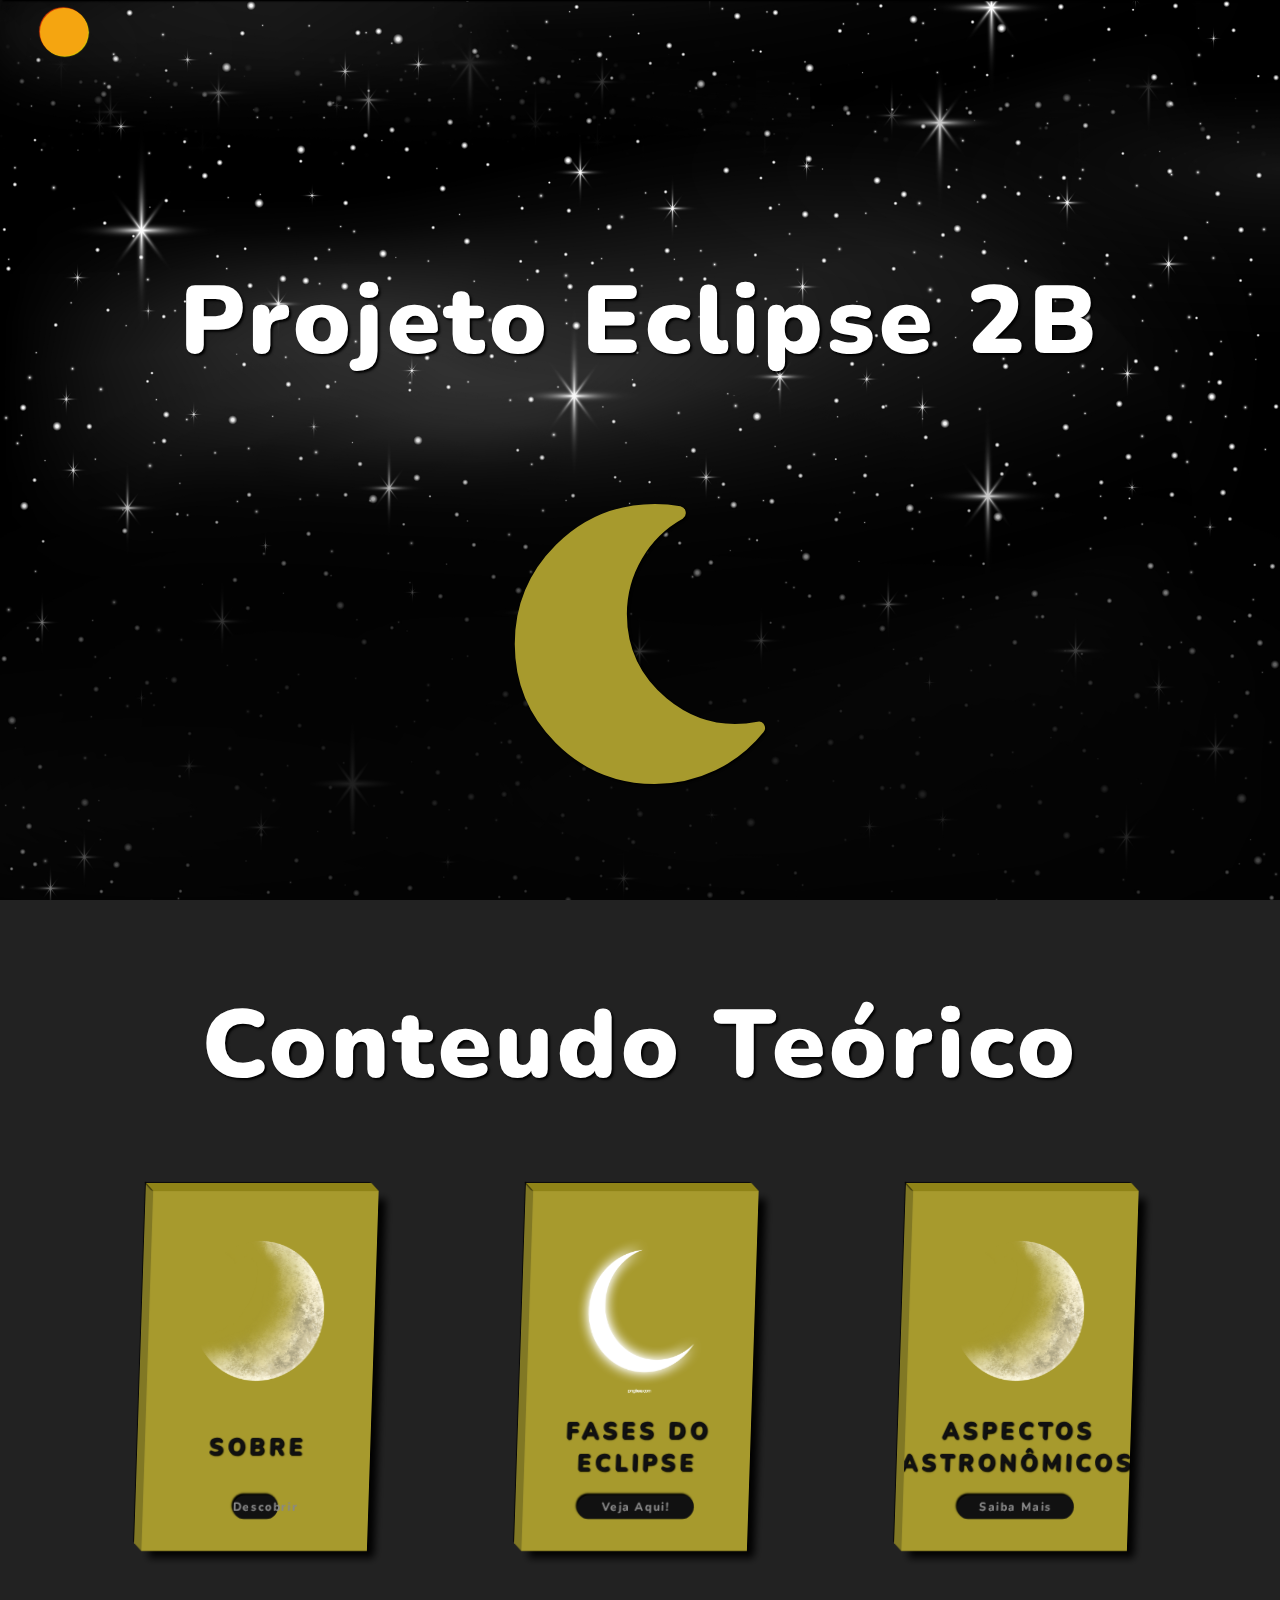
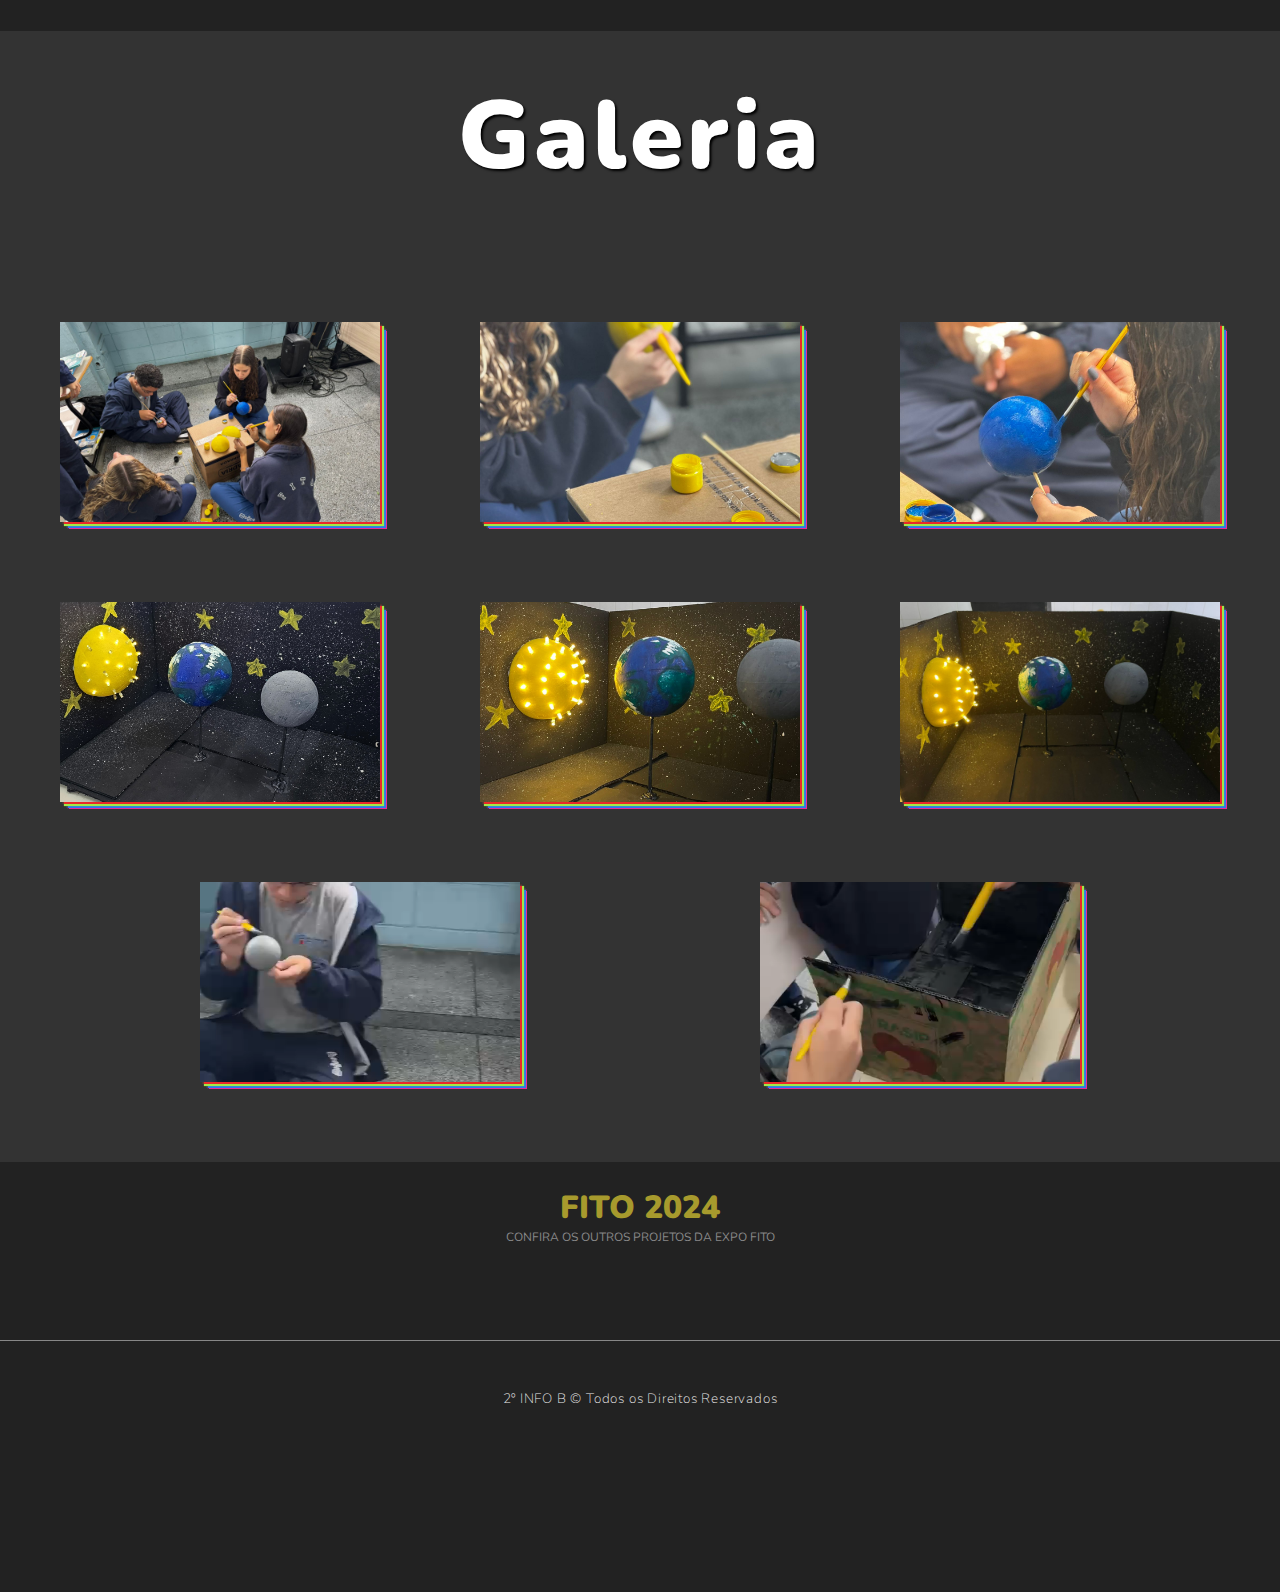
<file: index.html>
<!DOCTYPE html>
<html lang="en">

<head>
    <meta charset="UTF-8">
    <meta name="viewport" content="width=device-width, initial-scale=1.0">
    <title>ECLIPSE</title>
    <link rel="stylesheet" href="style.css">
    <link rel="stylesheet" href="https://cdnjs.cloudflare.com/ajax/libs/font-awesome/5.15.1/css/all.min.css">
</head>

<body>

    <nav class="navbar target">
        <a href="#" class="navbar-link">
            <i class="fas fa-home"></i>
            <span>Home</span>
        </a>
        <a href="#" class="navbar-link">
            <i class="fas fa-moon"></i>
            <span>Conteúdo</span>
        </a>
        <a href="#" class="navbar-link">
            <i class="fas fa-image"></i>
            <span>Galeria</span>
        </a>
        <a href="#" class="navbar-link">
            <i class="fas fa-palette"></i>
            <span>Desenvolvimento</span>
        </a>
        <a href="#" class="navbar-link">
            <i class="fas fa-envelope"></i>
            <span>Contatos</span>
        </a>
    </nav>
    <div class="menu target"></div>

    <div class="container">
        <section class="section-1">
            <h1 class="section-heading">Projeto Eclipse 2B</h1>
            <div class="section-1-icons">
                <i class="change fas fa-moon"></i>
                <i class="fas fa-cloud-moon"></i>
                <i class="fas fa-sun"></i>
                <i class="fas fa-cloud-sun"></i>
                <i class="fas fa-star"></i>
                <i class="fas fa-moon"></i>
                <i class="fas fa-cloud-moon"></i>
                <i class="fas fa-sun"></i>
                <i class="fas fa-cloud-sun"></i>
                <i class="fas fa-star"></i>
            </div>
        </section>


        <section class="section-2">
            <h1 class="section-heading">Conteudo Teórico</h1>
            <div class="cards-container">
                <div class="card">
                    <img src="images/Lua1.png" class="card-img" />
                    <h3 class="card-name">Sobre</h3>
                    <a href="conteudo_1.html"><button class="card-btn">Descobrir</button></a>
                </div>
                <div class="card">
                    <img src="images/Lua2.png" class="card-img" />
                    <h3 class="card-name">Fases do Eclipse</h3>
                    <button class="Abrida" id="Abrida">Veja aqui!</button>
                </div>
                <div class="card">
                    <img src="images/Lua1.png" class="card-img" />
                    <h3 class="card-name">Aspectos Astronômicos</h3>
                    <button class="card-btn">Saiba Mais</button>
                </div>
            </div>
        </section>

        <!-- Backdrop e Pop-up -->
    <div id="popupBackdrop" class="backdrop">
        <div id="popup" class="popup">
            <!-- Setas para navegar entre as páginas -->
            <div class="navigation">
                <button id="prevPage" class="nav-arrow">&#8592;</button>
                <button id="nextPage" class="nav-arrow">&#8594;</button>
            </div>

            <!-- Conteúdo das páginas -->
            <div class="popup-page" id="page1">
                <h2><b>Lua Cheia</b></h2>
                <img src="images/LuaFull.png" height="250rem">
                <p>Para que ocorra um eclipse lunar, a Lua precisa estar na fase de Lua Cheia, pois é a única fase em que a Terra pode se posicionar entre o Sol e a Lua. Durante a Lua Cheia, a Terra está exatamente entre o Sol e a Lua, o que permite que a sombra da Terra seja projetada na Lua.</p>
            </div>
            <div class="popup-page" id="page2">
                <h2>Penumbra</h2>
                <img src="images/Penumbra.png" height="250rem">
                <p>O eclipse lunar começa quando a Lua entra na penumbra da Terra, a parte mais externa e menos escura de sua sombra. A Lua começa a escurecer levemente, mas a mudança é imperceptível de olho nu.</p>
            </div>
            <div class="popup-page" id="page3">
                <h2>Entrada na Umbra</h2>
                <img src="images/Umbrada.png" height="250rem">
                <p>A Lua continua seu movimento e começa a entrar na umbra,  parte mais escura da sombra da Terra. Durante este estágio, a parte que está na umbra fica visivelmente mais escura, e o eclipse se torna evidente.</p>
            </div>
            <div class="popup-page" id="page4">
                <h2>Totalidade</h2>
                <img src="images/Bluud.png" height="250rem">
                <p>A fase total ocorre quando a Lua entra completamente na umbra da Terra., podendo adquirir uma coloração avermelhada devido à dispersão da luz solar pela atmosfera terrestre. Acima vemos a famosa"Lua de Sangue"!</p>
            </div>
            <div class="popup-page" id="page5">
                <h2>Fim do Eclipse Total!</h2>
                <img src="images/QuaseFimLua.png" height="250rem">
                <p>Conforme a Lua se move, ela começa a sair da umbra da Terra. Sua borda iluminada começa a reaparecer e o eclipse total termina quando a Lua está parcialmente na umbra e parcialmente na penumbra.</p>
            </div>
            <div class="popup-page" id="page6">
                <h2>A Lua volta a ser cheia!</h2>
                <img src="images/LuaFull.png" height="250rem">
                <p>Após sair totalmente da sombra da Terra, a Lua volta a ser completamente iluminada pelo Sol, retornando à sua fase cheia. Portanto, o eclipse lunar está completo e a Lua brilha normalmente no céu noturno.</p>
            </div>

            <!-- Botão de fechar o pop-up -->
            <button id="Fechada">Fechar</button>
        </div>
    </div>

        <section class="section-3">
            <h1 class="section-heading">Galeria</h1>
            <div class="gallery">
                <a href="#" class="gallery-link" title="Saiba Mais">
                    <img src="/images/pessoas.jpg" class="eclipse-img" />
                    <h3 class="eclipse-name">Atividade</h3>
                    <p class="descricao-trabalho">
                        Alunos Desenvolvendo Atividade!
                    </p>
                </a>
                <a href="#" class="gallery-link" title="Saiba Mais">
                    <img src="/images/pintando_sol.jpg" class="eclipse-img" />
                    <h3 class="eclipse-name">Pintura</h3>
                    <p class="descricao-trabalho">
                        Aluno Pintando o Sol!
                    </p>
                </a>
                <a href="#" class="gallery-link" title="Saiba Mais">
                    <img src="/images/pintando_terra.jpg" class="eclipse-img" />
                    <h3 class="eclipse-name">Pintura</h3>
                    <p class="descricao-trabalho">
                        Alunos Pintando a Terra!
                    </p>
                </a>
                <a href="#" class="gallery-link" title="Saiba Mais">
                    <img src="/images/Projeto1.jpeg" class="eclipse-img" />
                    <h3 class="eclipse-name">Atividade</h3>
                    <p class="descricao-trabalho">
                        Maquete feita!
                    </p>
                </a>
                <a href="#" class="gallery-link" title="Saiba Mais">
                    <img src="/images/projeto2.jpeg" class="eclipse-img" />
                    <h3 class="eclipse-name">Atividade</h3>
                    <p class="descricao-trabalho">
                        Maquete feita!
                    </p>
                </a>
                <a href="#" class="gallery-link" title="Saiba Mais">
                    <img src="/images/Projeto3.jpeg" class="eclipse-img" />
                    <h3 class="eclipse-name">Atividade</h3>
                    <p class="descricao-trabalho">
                        Maquete feita!
                    </p>
                </a>
                <a href="#" class="gallery-link" title="Saiba Mais">
                    <video src="/images/video1.mp4" class="eclipse-img" />
                    <h3 class="eclipse-name">Atividade</h3>
                    <p class="descricao-trabalho">
                        Pintando a Lua! 
                    </p>
                </a>
                <a href="#" class="gallery-link" title="Saiba Mais">
                    <video src="/images/video2.mp4" class="eclipse-img" />
                    <h3 class="eclipse-name">Atividade</h3>
                    <p class="descricao-trabalho">
                        Maquete em andamento!
                    </p>
                </a>
            </div>
        </section>
        <section class="section-4">
            <div class="section-4-text">
                <h2 class="section-4-heading">FITO 2024</h2>
                <p class="section-4-paragraph">
                    CONFIRA OS OUTROS PROJETOS DA EXPO FITO
                </p>
            </div>
            <p class="copyright">2º INFO B &copy; Todos os Direitos Reservados</p>
        </section>

    </div>
    <section class="section-5">
    
    </section>
    
    <script src="script.js"></script>
</body>

</html>
</file>
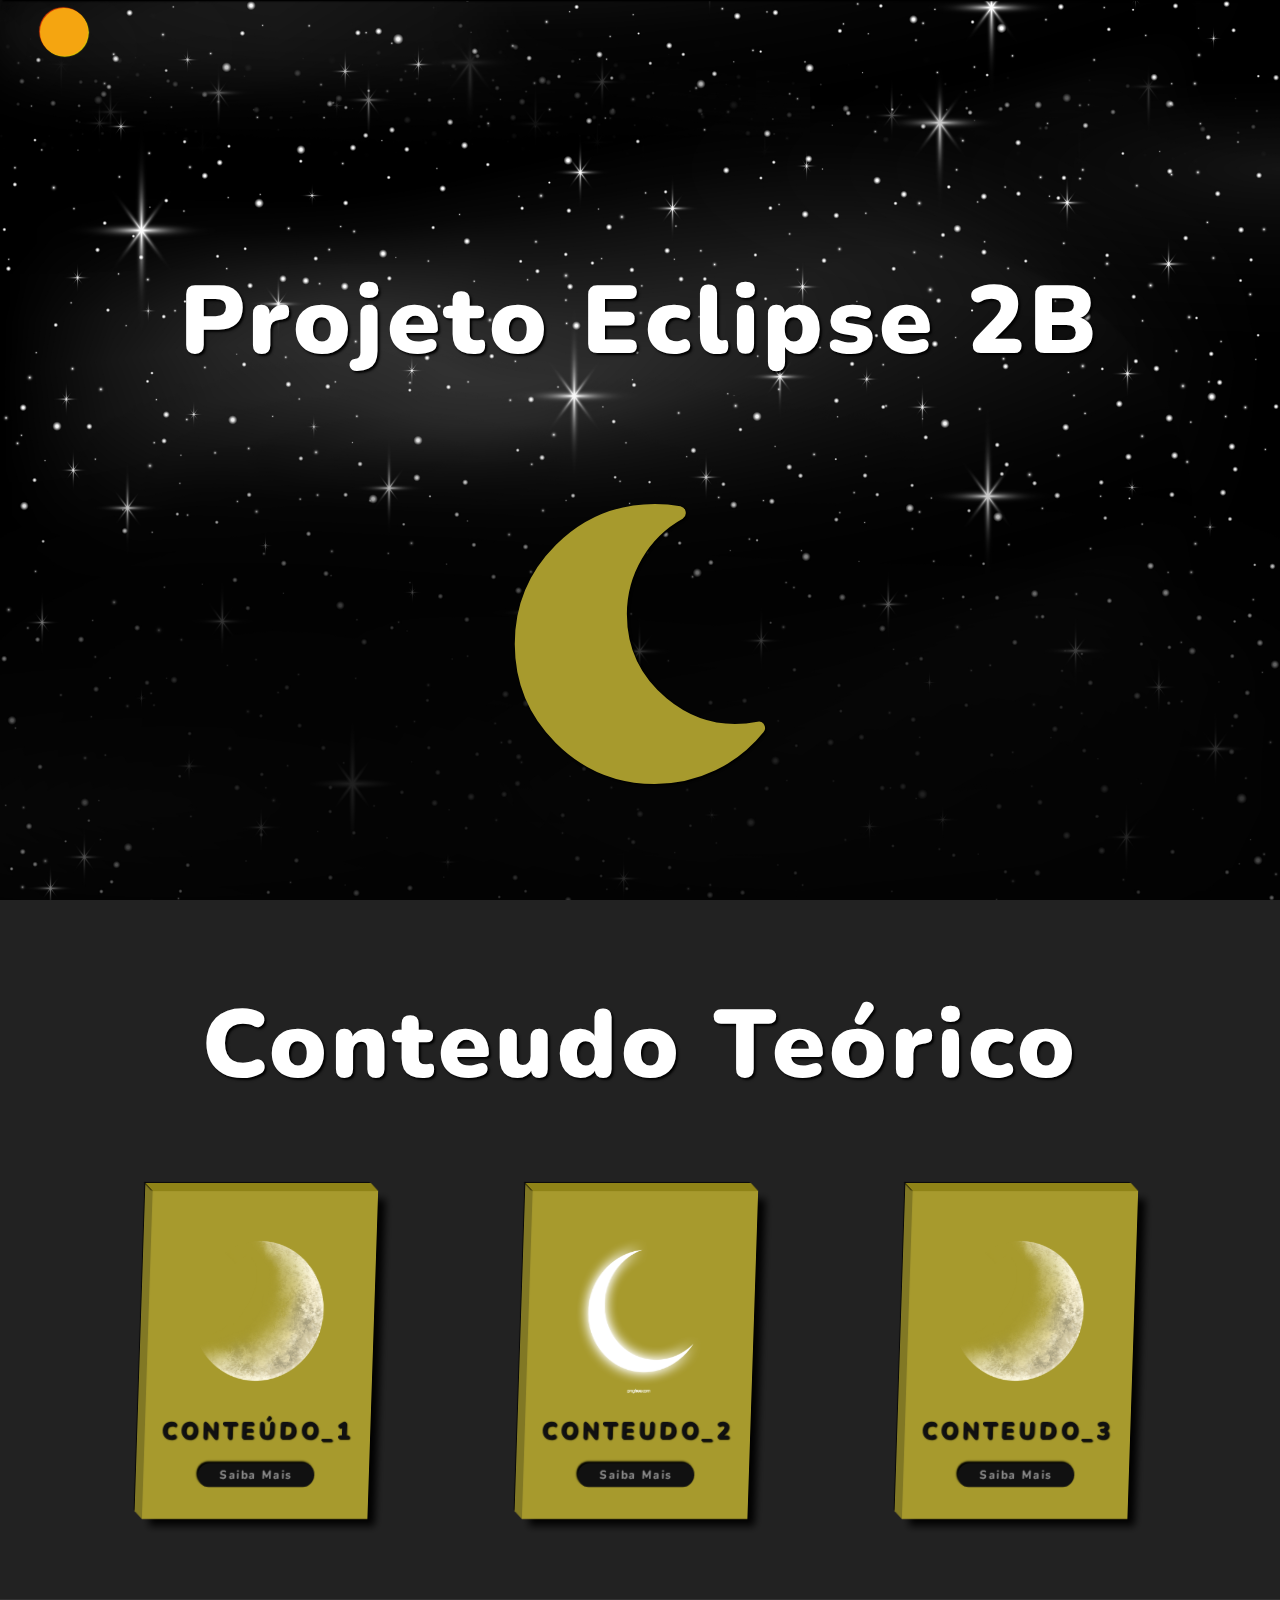
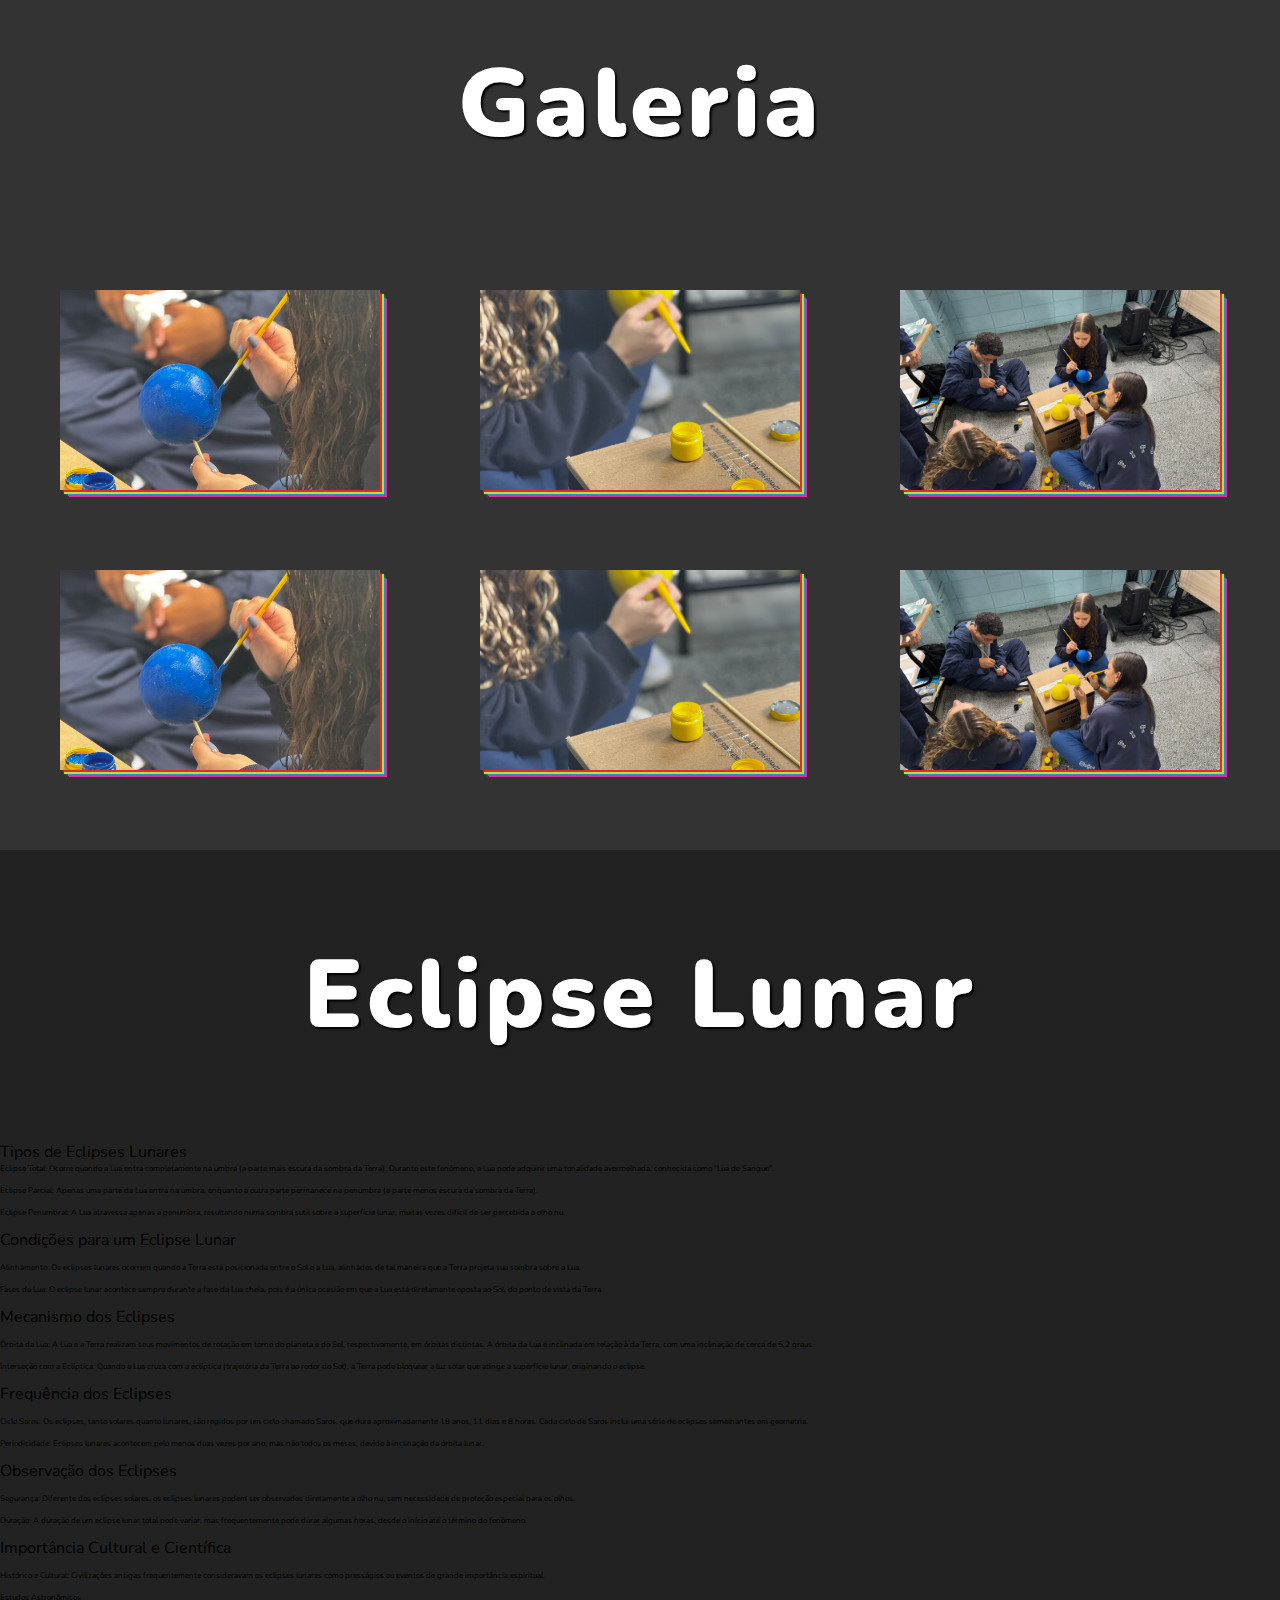
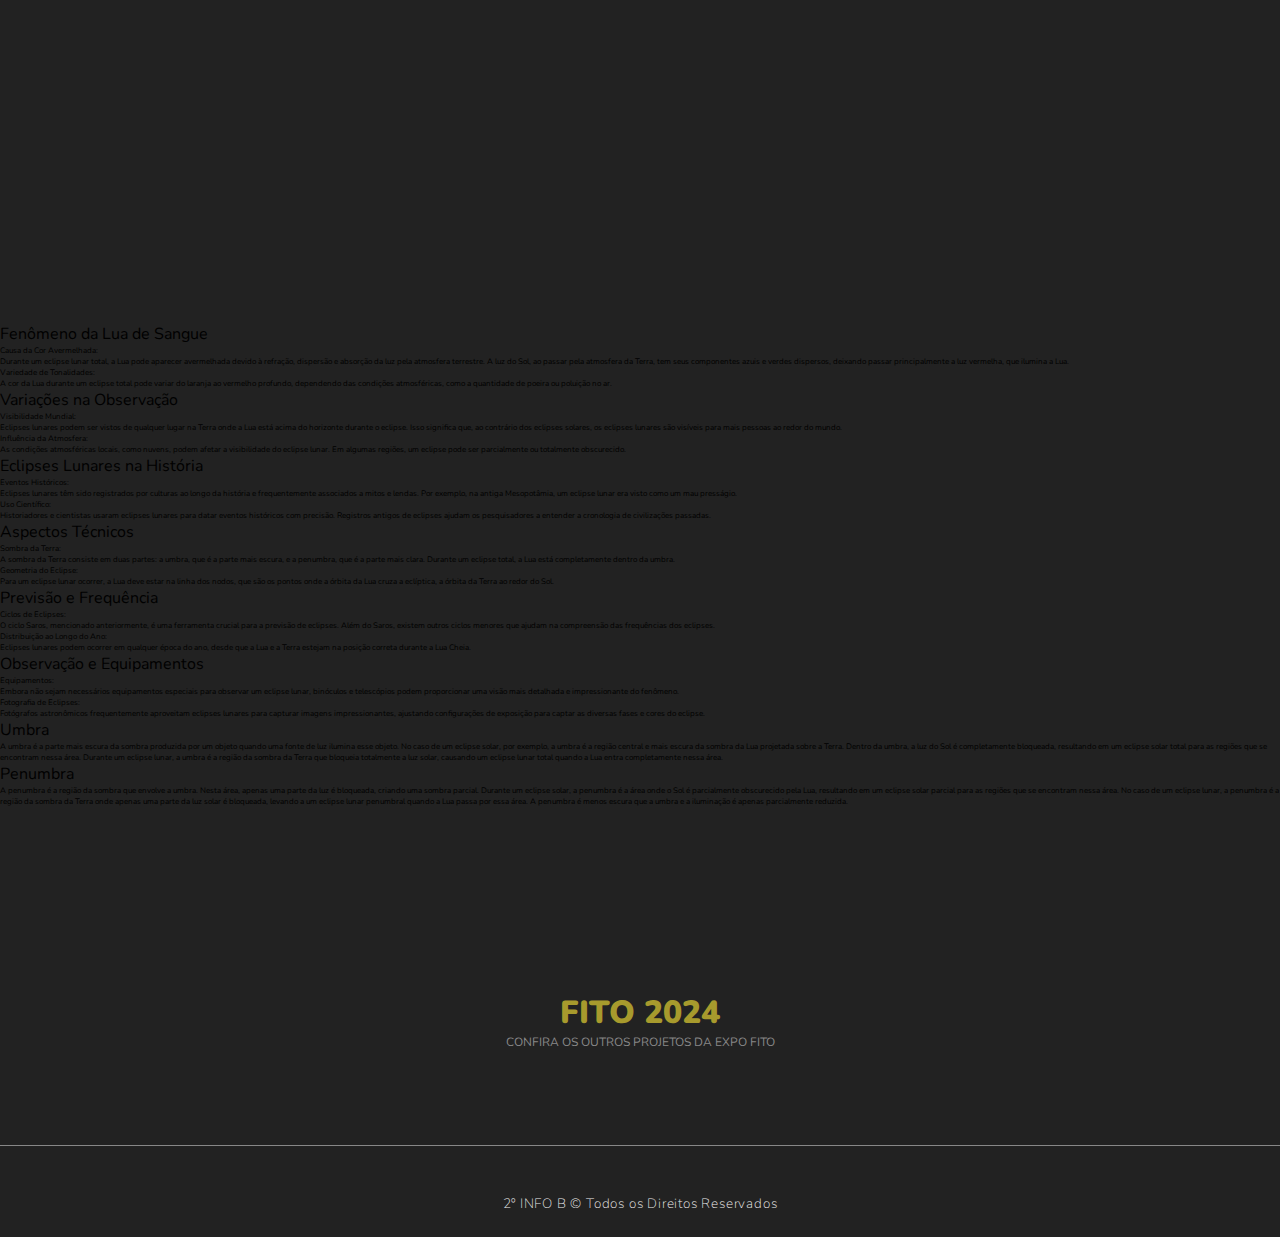
<file: public/index.html>
<!DOCTYPE html>
<html lang="en">

<head>
    <meta charset="UTF-8">
    <meta name="viewport" content="width=device-width, initial-scale=1.0">
    <title>ECLIPSE</title>
    <link rel="stylesheet" href="style.css">
    <link rel="stylesheet" href="https://cdnjs.cloudflare.com/ajax/libs/font-awesome/5.15.1/css/all.min.css">
</head>

<body>

    <nav class="navbar target">
        <a href="#" class="navbar-link">
            <i class="fas fa-home"></i>
            <span>Home</span>
        </a>
        <a href="#" class="navbar-link">
            <i class="fas fa-moon"></i>
            <span>Fases da Lua</span>
        </a>
        <a href="#" class="navbar-link">
            <i class="fas fa-image"></i>
            <span>Galeria</span>
        </a>
        <a href="#" class="navbar-link">
            <i class="fas fa-palette"></i>
            <span>Desenvolvimento</span>
        </a>
        <a href="#" class="navbar-link">
            <i class="fas fa-envelope"></i>
            <span>Contatos</span>
        </a>
    </nav>
    <div class="menu target"></div>

    <div class="container">
        <section class="section-1">
            <h1 class="section-heading">Projeto Eclipse 2B</h1>
            <div class="section-1-icons">
                <i class="change fas fa-moon"></i>
                <i class="fas fa-cloud-moon"></i>
                <i class="fas fa-sun"></i>
                <i class="fas fa-cloud-sun"></i>
                <i class="fas fa-star"></i>
                <i class="fas fa-moon"></i>
                <i class="fas fa-cloud-moon"></i>
                <i class="fas fa-sun"></i>
                <i class="fas fa-cloud-sun"></i>
                <i class="fas fa-star"></i>
            </div>
        </section>


        <section class="section-2">
            <h1 class="section-heading">Conteudo Teórico</h1>
            <div class="cards-container">
                <div class="card">
                    <img src="images/Lua1.png" class="card-img" />
                    <h3 class="card-name">Conteúdo_1</h3>
                    <button class="card-btn">Saiba Mais</button>
                </div>
                <div class="card">
                    <img src="images/Lua2.png" class="card-img" />
                    <h3 class="card-name">Conteudo_2</h3>
                    <button class="card-btn">Saiba Mais</button>
                </div>
                <div class="card">
                    <img src="images/Lua1.png" class="card-img" />
                    <h3 class="card-name">Conteudo_3</h3>
                    <button class="card-btn">Saiba Mais</button>
                </div>
            </div>
        </section>


        <section class="section-3">
            <h1 class="section-heading">Galeria</h1>
            <div class="gallery">
                <a href="#" class="gallery-link" title="Saiba Mais">
                    <img src="/public/images/pintando_terra.jpg" class="eclipse-img" />
                    <h3 class="eclipse-name">Pintura</h3>
                    <p class="descricao-trabalho">
                        Aluna Pintando o Sol!
                    </p>
                </a>
                <a href="#" class="gallery-link" title="Saiba Mais">
                    <img src="/public/images/pintando_sol.jpg" class="eclipse-img" />
                    <h3 class="eclipse-name">Pintura</h3>
                    <p class="descricao-trabalho">
                        Aluna Pintando a Terra!
                    </p>
                </a>
                <a href="#" class="gallery-link" title="Saiba Mais">
                    <img src="/public/images/criancas2.jpg" class="eclipse-img" />
                    <h3 class="eclipse-name">Atividade</h3>
                    <p class="descricao-trabalho">
                        Alunos Desenvolvendo Atividade!
                    </p>
                </a>
                <a href="#" class="gallery-link" title="Saiba Mais">
                    <img src="/public/images/pintando_terra.jpg" class="eclipse-img" />
                    <h3 class="eclipse-name">Pintura</h3>
                    <p class="descricao-trabalho">
                        Aluno Pintando o Sol!
                    </p>
                </a>
                <a href="#" class="gallery-link" title="Saiba Mais">
                    <img src="/public/images/pintando_sol.jpg" class="eclipse-img" />
                    <h3 class="eclipse-name">Pintura</h3>
                    <p class="descricao-trabalho">
                        Alunos Pintando a Terra!
                    </p>
                </a>
                <a href="#" class="gallery-link" title="Saiba Mais">
                    <img src="/public/images/criancas2.jpg" class="eclipse-img" />
                    <h3 class="eclipse-name">Atividade</h3>
                    <p class="descricao-trabalho">
                        Alunos Realizando Atividades!
                    </p>
                </a>
            </div>
        </section>


        <section class="section-5">
            <h1 class="section-heading">Eclipse Lunar



            </h1>
            <div class="section-5">
                <h1>Tipos de Eclipses Lunares
                </h1>
                <ul>
                    <p>
                        <li>Eclipse Total: Ocorre quando a Lua entra completamente na umbra (a parte mais escura da
                            sombra
                            da Terra). Durante este fenômeno, a Lua pode adquirir uma tonalidade avermelhada, conhecida
                            como
                            "Lua de Sangue".
                        </li>

                        <br>
                        <li>Eclipse Parcial: Apenas uma parte da Lua entra na umbra, enquanto a outra parte permanece na
                            penumbra (a parte menos escura da sombra da Terra).
                        </li>
                        <br>
                        <li>Eclipse Penumbral: A Lua atravessa apenas a penumbra, resultando numa sombra sutil sobre a
                            superfície lunar, muitas vezes difícil de ser percebida a olho nu.
                        </li>
                        <br>
                    <h1>Condições para um Eclipse Lunar
                    </h1>
                    <br>
                    <li>Alinhamento: Os eclipses lunares ocorrem quando a Terra está posicionada entre o Sol e a Lua,
                        alinhados de tal maneira que a Terra projeta sua sombra sobre a Lua.
                    </li>
                    <br>
                    <li>Fases da Lua: O eclipse lunar acontece sempre durante a fase da Lua cheia, pois é a única
                        ocasião em que a Lua está diretamente oposta ao Sol, do ponto de vista da Terra.</li>
                    <br>
                    <h1>Mecanismo dos Eclipses</h1>
                    <br>
                    <li>Órbita da Lua: A Lua e a Terra realizam seus movimentos de rotação em torno do planeta e do Sol,
                        respectivamente, em órbitas distintas. A órbita da Lua é inclinada em relação à da Terra, com
                        uma inclinação de cerca de 5,2 graus.
                    </li>
                    <br>
                    <li>Interseção com a Eclíptica: Quando a Lua cruza com a eclíptica (trajetória da Terra ao redor do
                        Sol), a Terra pode bloquear a luz solar que atinge a superfície lunar, originando o eclipse.
                    </li>
                    <br>
                    <h1>Frequência dos Eclipses
                    </h1>
                    <br>
                    <li>Ciclo Saros: Os eclipses, tanto solares quanto lunares, são regidos por um ciclo chamado Saros,
                        que dura aproximadamente 18 anos, 11 dias e 8 horas. Cada ciclo de Saros inclui uma série de
                        eclipses semelhantes em geometria.
                    </li>
                    <br>
                    <li>Periodicidade: Eclipses lunares acontecem pelo menos duas vezes por ano, mas não todos os meses,
                        devido à inclinação da órbita lunar.
                    </li>
                    <br>
                    <h1>Observação dos Eclipses</h1>
                    <br>
                    <li>Segurança: Diferente dos eclipses solares, os eclipses lunares podem ser observados diretamente
                        a olho nu, sem necessidade de proteção especial para os olhos.
                    </li>
                    <br>
                    <li>Duração: A duração de um eclipse lunar total pode variar, mas frequentemente pode durar algumas
                        horas, desde o início até o término do fenômeno.
                    </li>
                    <br>
                    <h1> Importância Cultural e Científica
                    </h1>
                    <br>
                    <li>Histórico e Cultural: Civilizações antigas frequentemente consideravam os eclipses lunares como presságios ou eventos de grande importância espiritual.
                    </li>
                    <br>
                    <li>Estudos Astronômicos
                    </li>


                </ul>
                </p>
            </div>
        </section>

        <section class="section-5">
            <div class="section-5">
                <ul>
                    <nav id="lua_sangue">
                    <h1>Fenômeno da Lua de Sangue</h1>
                        <ul>
                        <li>
                            <b>Causa da Cor Avermelhada:</b><br> Durante um eclipse lunar total, a Lua pode aparecer avermelhada devido à refração, dispersão e absorção da luz pela atmosfera terrestre. A luz do Sol, ao passar pela atmosfera da Terra, tem seus componentes azuis e verdes dispersos, deixando passar principalmente a luz vermelha, que ilumina a Lua.    
                        </li>

                        
                        <li><b>Variedade de Tonalidades:</b><br> A cor da Lua durante um eclipse total pode variar do laranja ao vermelho profundo, dependendo das condições atmosféricas, como a quantidade de poeira ou poluição no ar.
                        </li>
                    </ul>
                    </nav>

                    <nav id="variacoes_de_obs">
                    <h1>Variações na Observação
                    </h1>
                    <ul>
                    <li><b>Visibilidade Mundial:</b><br> Eclipses lunares podem ser vistos de qualquer lugar na Terra onde a Lua está acima do horizonte durante o eclipse. Isso significa que, ao contrário dos eclipses solares, os eclipses lunares são visíveis para mais pessoas ao redor do mundo.

                    </li>
                    <li>
                        <b>Influência da Atmosfera:</b><br> As condições atmosféricas locais, como nuvens, podem afetar a visibilidade do eclipse lunar. Em algumas regiões, um eclipse pode ser parcialmente ou totalmente obscurecido.
                    </li>
                    </ul>
                </nav>

                <nav id="historia">
                    <h1>Eclipses Lunares na História
                    </h1>
                    <ul>
                    <li><b>Eventos Históricos:</b><br> Eclipses lunares têm sido registrados por culturas ao longo da história e frequentemente associados a mitos e lendas. Por exemplo, na antiga Mesopotâmia, um eclipse lunar era visto como um mau presságio.
                    </li>
                
                    <li><b>Uso Científico:</b><br> Historiadores e cientistas usaram eclipses lunares para datar eventos históricos com precisão. Registros antigos de eclipses ajudam os pesquisadores a entender a cronologia de civilizações passadas.</li>
                </ul>
                </nav>
                <nav id="Aspectos_tecnicos">
                    <h1>Aspectos Técnicos
                    </h1>
                    <ul>
                    <li><b>Sombra da Terra:</b> <br>A sombra da Terra consiste em duas partes: a umbra, que é a parte mais escura, e a penumbra, que é a parte mais clara. Durante um eclipse total, a Lua está completamente dentro da umbra.

                    </li>
                    
                    <li><b>Geometria do Eclipse:</b> <br>Para um eclipse lunar ocorrer, a Lua deve estar na linha dos nodos, que são os pontos onde a órbita da Lua cruza a eclíptica, a órbita da Terra ao redor do Sol.

                    </li>
                </ul>
                </nav>
                <nav id="previsao">
                    <h1>Previsão e Frequência</h1>
                    <ul>
                    <li><b>Ciclos de Eclipses:</b> <br>O ciclo Saros, mencionado anteriormente, é uma ferramenta crucial para a previsão de eclipses. Além do Saros, existem outros ciclos menores que ajudam na compreensão das frequências dos eclipses.

                    </li>
                    <li><b>Distribuição ao Longo do Ano:</b> <br>Eclipses lunares podem ocorrer em qualquer época do ano, desde que a Lua e a Terra estejam na posição correta durante a Lua Cheia.

                    </li>
                </ul>
            </nav>
                <nav id="obs_e_equip">
                    <h1> Observação e Equipamentos

                    </h1>
                    <ul>
                    <li><b>Equipamentos:</b><br>Embora não sejam necessários equipamentos especiais para observar um eclipse lunar, binóculos e telescópios podem proporcionar uma visão mais detalhada e impressionante do fenômeno.

                    </li>
                    <li><b>Fotografia de Eclipses:</b> <br>Fotógrafos astronômicos frequentemente aproveitam eclipses lunares para capturar imagens impressionantes, ajustando configurações de exposição para captar as diversas fases e cores do eclipse.

                    </li>
                </ul>
                </nav>
                <nav id="umbra">
                    <h1>Umbra
                    </h1>
                    <ul>
                        <li>
                            A umbra é a parte mais escura da sombra produzida por um objeto quando uma fonte de luz ilumina esse objeto. No caso de um eclipse solar, por exemplo, a umbra é a região central e mais escura da sombra da Lua projetada sobre a Terra. Dentro da umbra, a luz do Sol é completamente bloqueada, resultando em um eclipse solar total para as regiões que se encontram nessa área. Durante um eclipse lunar, a umbra é a região da sombra da Terra que bloqueia totalmente a luz solar, causando um eclipse lunar total quando a Lua entra completamente nessa área.

                        </li>
                    </ul>
                </nav>
                <nav id="penumbra
                ">
                    <h1>Penumbra
                    </h1>
                    <ul>
                        <li>
                            A penumbra é a região da sombra que envolve a umbra. Nesta área, apenas uma parte da luz é bloqueada, criando uma sombra parcial. Durante um eclipse solar, a penumbra é a área onde o Sol é parcialmente obscurecido pela Lua, resultando em um eclipse solar parcial para as regiões que se encontram nessa área. No caso de um eclipse lunar, a penumbra é a região da sombra da Terra onde apenas uma parte da luz solar é bloqueada, levando a um eclipse lunar penumbral quando a Lua passa por essa área. A penumbra é menos escura que a umbra e a iluminação é apenas parcialmente reduzida.
                        </li>
                    </ul>
                </nav>

            </div>
        </section>

        <section class="section-4">
            <div class="section-4-text">
                <h2 class="section-4-heading">FITO 2024</h2>
                <p class="section-4-paragraph">
                    CONFIRA OS OUTROS PROJETOS DA EXPO FITO
                </p>
            </div>
            <p class="copyright">2º INFO B &copy; Todos os Direitos Reservados</p>
        </section>

    </div>
    <script src="script.js"></script>
</body>

</html>
</file>
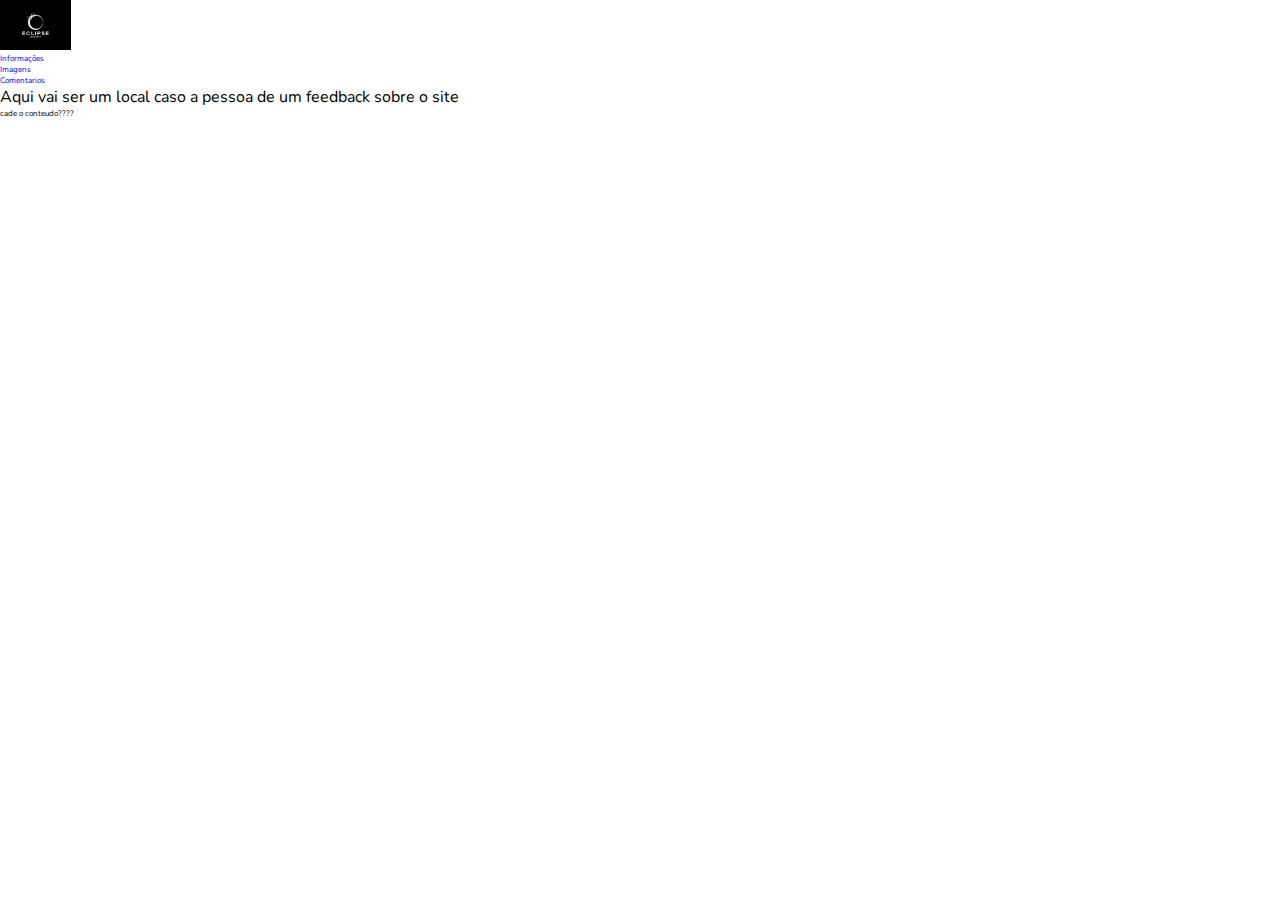
<file: comentarios.html>
<html lang="pt=BR">
    <head>
        <meta charset="UTF-8">
        <title>comentarios</title>
        <link rel="stylesheet" href="style.css">
        <link rel="website icon" href="toad.png">
    </head>
    <body>
        <nav id="menuairo">
            <ul>
                <li><a href="index.html" id="eclipse" clas="ecli"> <img height= "50"   src="[data-uri]"> </a></li>
                <li><a href="informacoes.html" class="opt">Informações</a></li>
                <li><a href="imagens.html" class="opt">Imagens</a></li>
                <li><a href="comentarios.html" class="opt">Comentarios</a></li>
                
            </ul>
        </nav>
        <h1>Aqui vai ser um local caso a pessoa de um feedback sobre o site</h1>
        <p><label>cade o conteudo????</label></p>
       
    </body>
 </html>
</file>
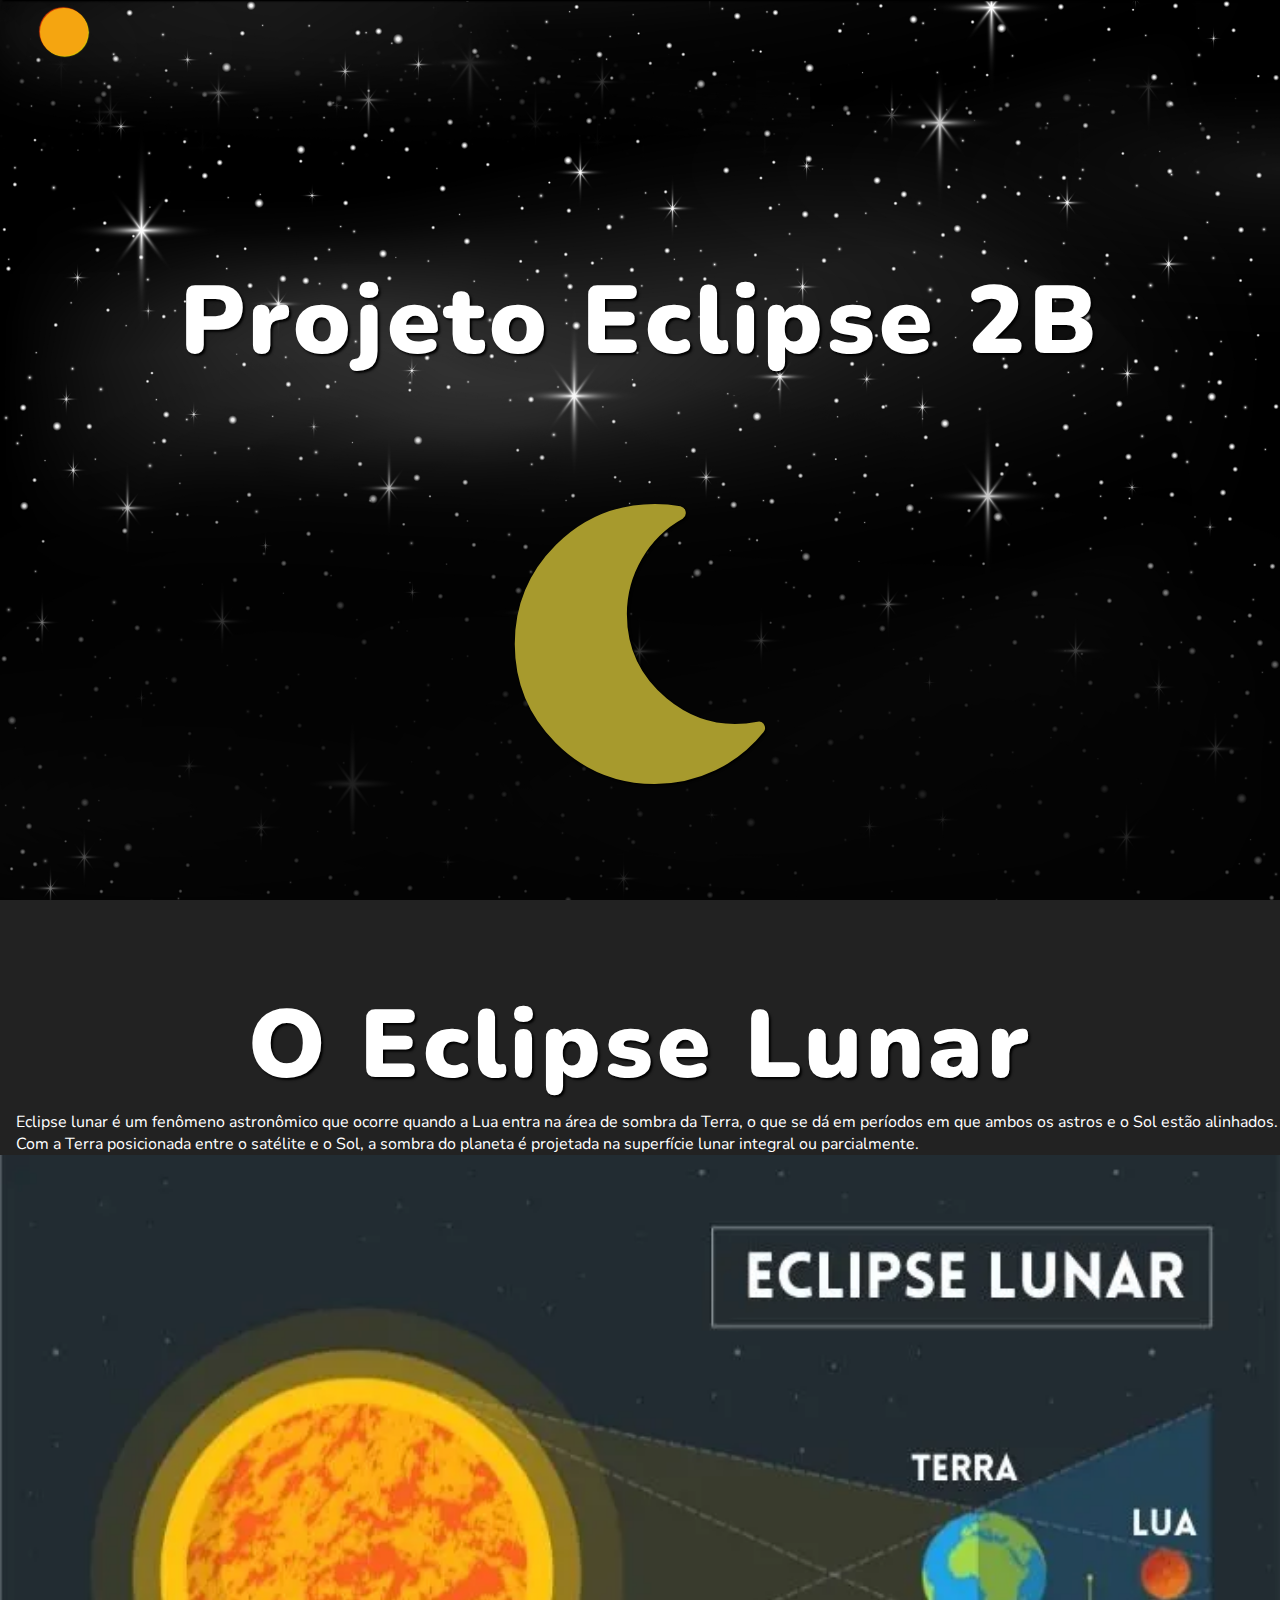
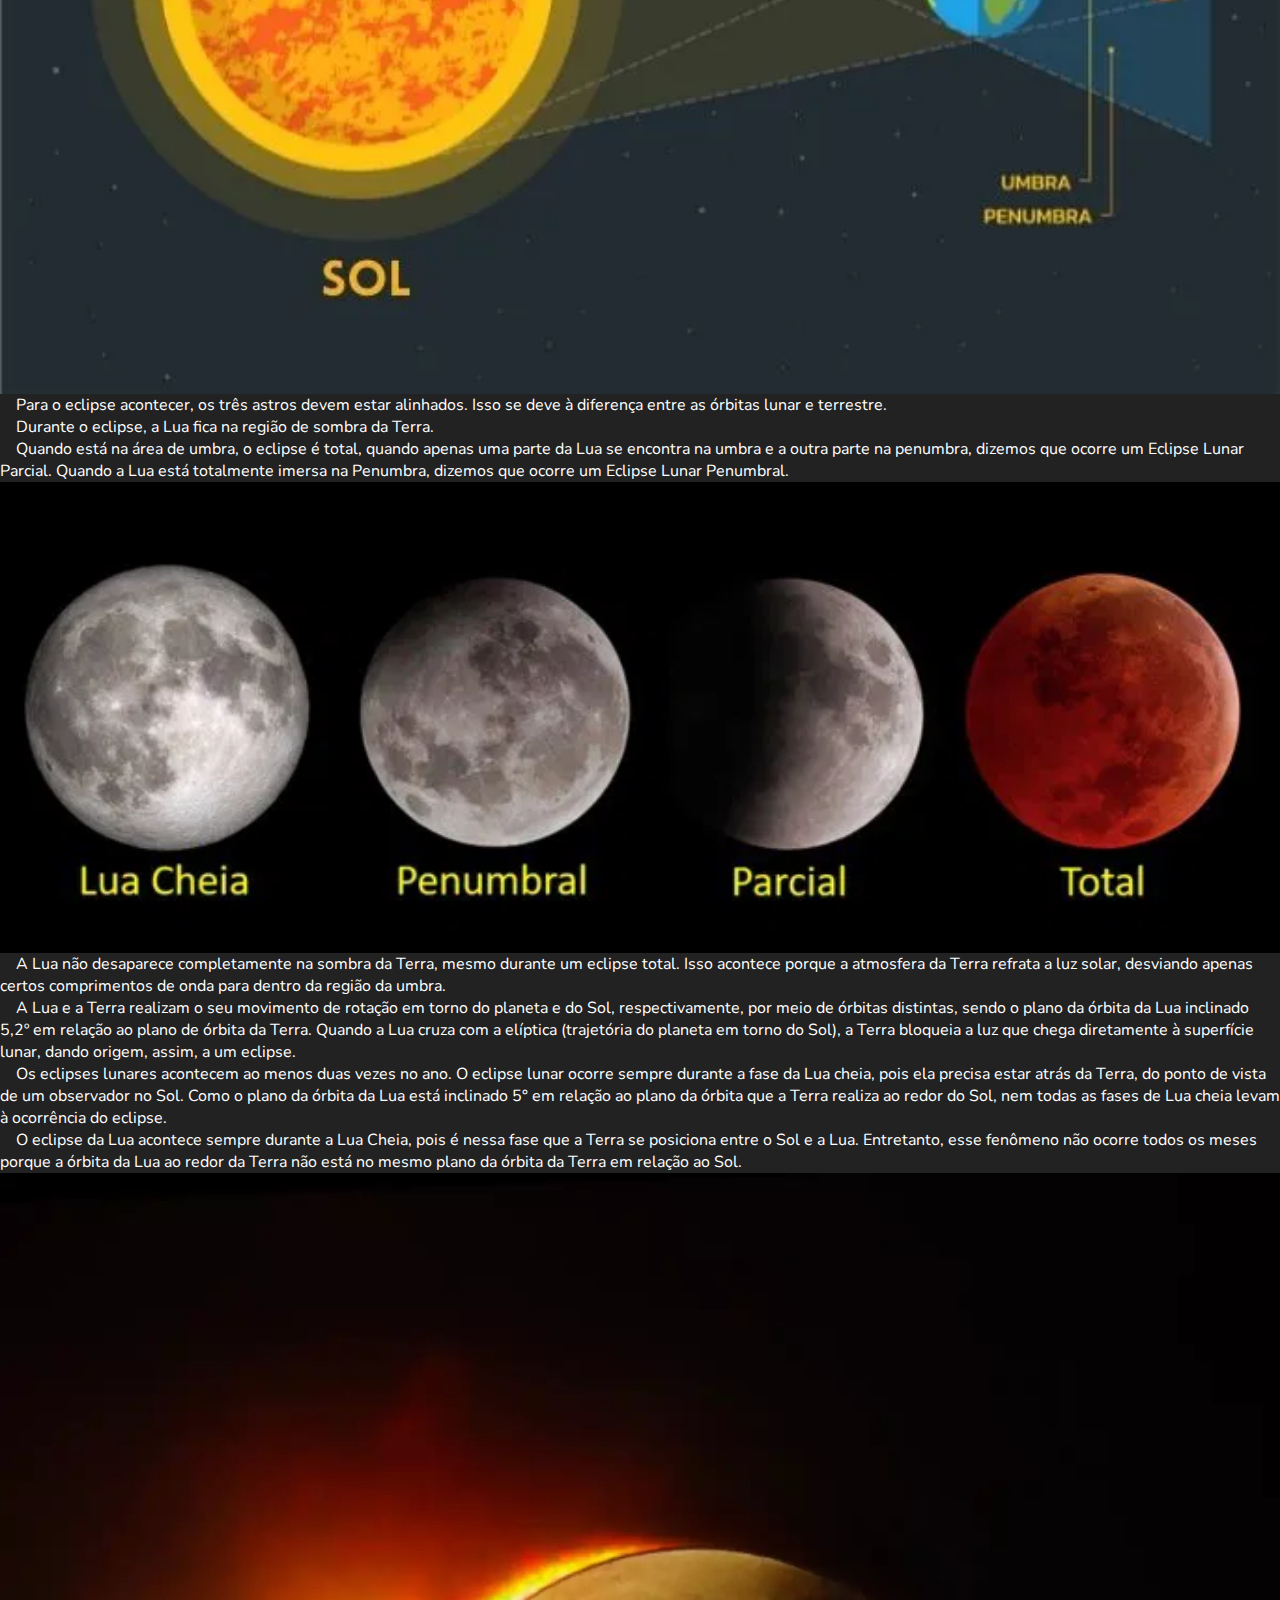
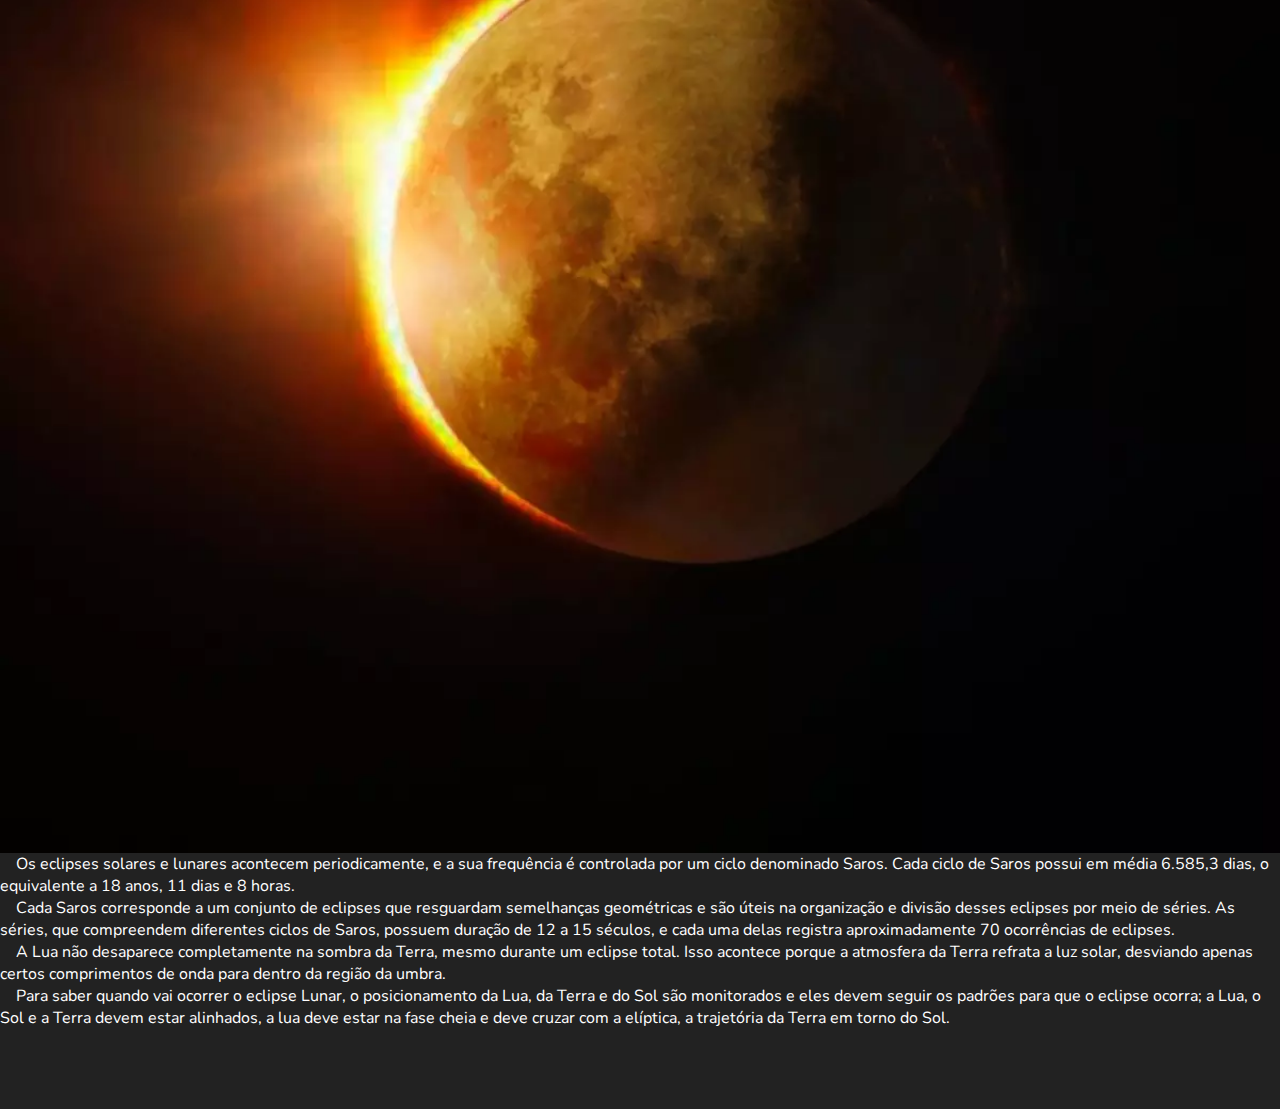
<file: conteudo_1.html>
<!DOCTYPE html>
<html lang="en">

<head>
    <meta charset="UTF-8">
    <meta name="viewport" content="width=device-width, initial-scale=1.0">
    <title>ECLIPSE</title>
    <link rel="stylesheet" href="style.css">
    <link rel="stylesheet" href="https://cdnjs.cloudflare.com/ajax/libs/font-awesome/5.15.1/css/all.min.css">
</head>
<body>
    <nav class="navbar target">
        <a href="#" class="navbar-link">
            <i class="fas fa-home"></i>
            <span>Home</span>
        </a>
        <a href="#" class="navbar-link">
            <i class="fas fa-moon"></i>
            <span>Fases da Lua</span>
        </a>
        <a href="#" class="navbar-link">
            <i class="fas fa-image"></i>
            <span>Galeria</span>
        </a>
        <a href="#" class="navbar-link">
            <i class="fas fa-palette"></i>
            <span>Desenvolvimento</span>
        </a>
        <a href="#" class="navbar-link">
            <i class="fas fa-envelope"></i>
            <span>Contatos</span>
        </a>
    </nav>
    <div class="menu target"></div>

    <div class="container">
        <section class="section-1">
            <h1 class="section-heading">Projeto Eclipse 2B</h1>
            <div class="section-1-icons">
                <i class="change fas fa-moon"></i>
                <i class="fas fa-cloud-moon"></i>
                <i class="fas fa-sun"></i>
                <i class="fas fa-cloud-sun"></i>
                <i class="fas fa-star"></i>
                <i class="fas fa-moon"></i>
                <i class="fas fa-cloud-moon"></i>
                <i class="fas fa-sun"></i>
                <i class="fas fa-cloud-sun"></i>
                <i class="fas fa-star"></i>
            </div>
        </section>
        <section class="section-2 contOneTxt">
            <h1 class="section-heading">O eclipse lunar</h1>
            <p>&emsp;Eclipse lunar é um fenômeno astronômico que ocorre quando a Lua entra na área de sombra da Terra, o que se dá em períodos em que ambos os astros e o Sol estão alinhados.<br> 
                &emsp;Com a Terra posicionada entre o satélite e o Sol, a sombra do planeta é projetada na superfície lunar integral ou parcialmente.
            </p>
            <img src="/images/EsquemaEclipse.webp">
            <p>
                &emsp;Para o eclipse acontecer, os três astros devem estar alinhados. Isso se deve à diferença entre as órbitas lunar e terrestre.<br>
                &emsp;Durante o eclipse, a Lua fica na região de sombra da Terra.<br>
                &emsp;Quando está na área de umbra, o eclipse é total, quando apenas uma parte da Lua se encontra na umbra e a outra parte na penumbra, dizemos que ocorre um Eclipse Lunar Parcial. Quando a Lua está totalmente imersa na Penumbra, dizemos que ocorre um Eclipse Lunar Penumbral.
            </p>
            <img src="images/TiposEclipses.webp">
            <p>
                &emsp;A Lua não desaparece completamente na sombra da Terra, mesmo durante um eclipse total. Isso acontece porque a atmosfera da Terra refrata a luz solar, desviando apenas certos comprimentos de onda para dentro da região da umbra.<br>
                &emsp;A Lua e a Terra realizam o seu movimento de rotação em torno do planeta e do Sol, respectivamente, por meio de órbitas distintas, sendo o plano da órbita da Lua inclinado 5,2º em relação ao plano de órbita da Terra. Quando a Lua cruza com a elíptica (trajetória do planeta em torno do Sol), a Terra bloqueia a luz que chega diretamente à superfície lunar, dando origem, assim, a um eclipse.<br>
                &emsp;Os eclipses lunares acontecem ao menos duas vezes no ano. O eclipse lunar ocorre sempre durante a fase da Lua cheia, pois ela precisa estar atrás da Terra, do ponto de vista de um observador no Sol. Como o plano da órbita da Lua está inclinado 5° em relação ao plano da órbita que a Terra realiza ao redor do Sol, nem todas as fases de Lua cheia levam à ocorrência do eclipse.<br>
                &emsp;O eclipse da Lua acontece sempre durante a Lua Cheia, pois é nessa fase que a Terra se posiciona entre o Sol e a Lua. Entretanto, esse fenômeno não ocorre todos os meses porque a órbita da Lua ao redor da Terra não está no mesmo plano da órbita da Terra em relação ao Sol.
            </p>
            <img src="images/Alinhamento.webp">
            <p>
                &emsp;Os eclipses solares e lunares acontecem periodicamente, e a sua frequência é controlada por um ciclo denominado Saros. Cada ciclo de Saros possui em média 6.585,3 dias, o equivalente a 18 anos, 11 dias e 8 horas.<br>
                &emsp;Cada Saros corresponde a um conjunto de eclipses que resguardam semelhanças geométricas e são úteis na organização e divisão desses eclipses por meio de séries. As séries, que compreendem diferentes ciclos de Saros, possuem duração de 12 a 15 séculos, e cada uma delas registra aproximadamente 70 ocorrências de eclipses.<br>
                &emsp;A Lua não desaparece completamente na sombra da Terra, mesmo durante um eclipse total. Isso acontece porque a atmosfera da Terra refrata a luz solar, desviando apenas certos comprimentos de onda para dentro da região da umbra.<br>
                &emsp;Para saber quando vai ocorrer o eclipse Lunar, o posicionamento da Lua, da Terra e do Sol são monitorados e eles devem seguir os padrões para que o eclipse ocorra; a Lua, o Sol e a Terra devem estar alinhados, a lua deve estar na fase cheia e deve cruzar com a elíptica, a trajetória da Terra em torno do Sol.
            </p>
        </section>
    <script src="script.js"></script>
</body>
</file>
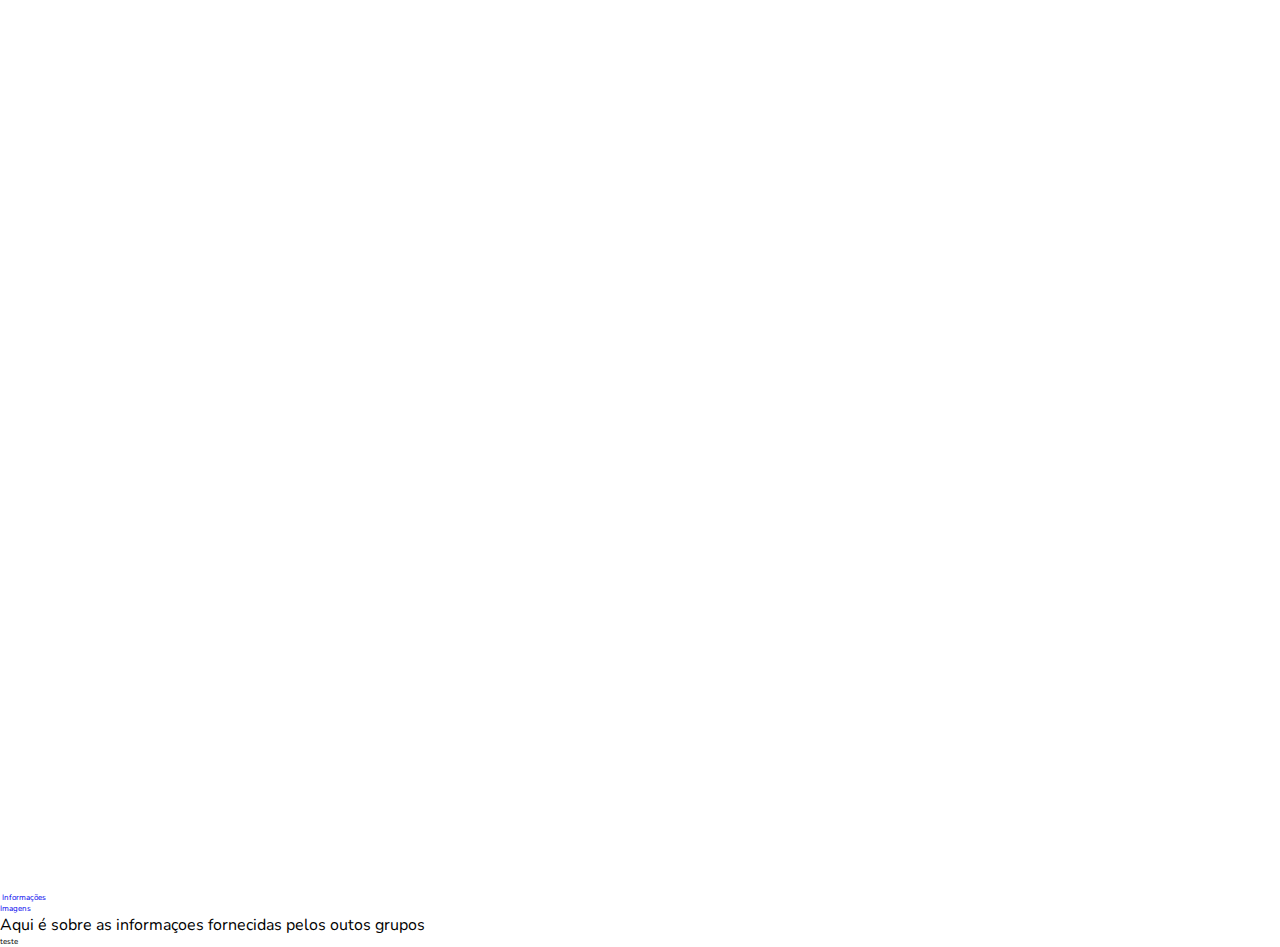
<file: Fases da lua.html>
<html lang="pt=BR">
    <head>
        <meta charset="UTF-8">
        <title>comentarios</title>
        <link rel="stylesheet" href="style.css">
        <link rel="image icon" href="/img/toad.png">

    </head>
    <body>
        <nav id="menuairo">
            <ul>
                <li><a href="Fases da lua.html" class="opt"><img height="100%" href="/img/buttonpng.png"> Informações</a></li>
                <li><a href="imagens.html" class="opt">Imagens</a></li>
                
            </ul>
        </nav>
        <h1>Aqui é sobre as informaçoes fornecidas pelos outos grupos</h1>
        <p><label>teste</label></p>
       
    </body>
 </html>
</file>
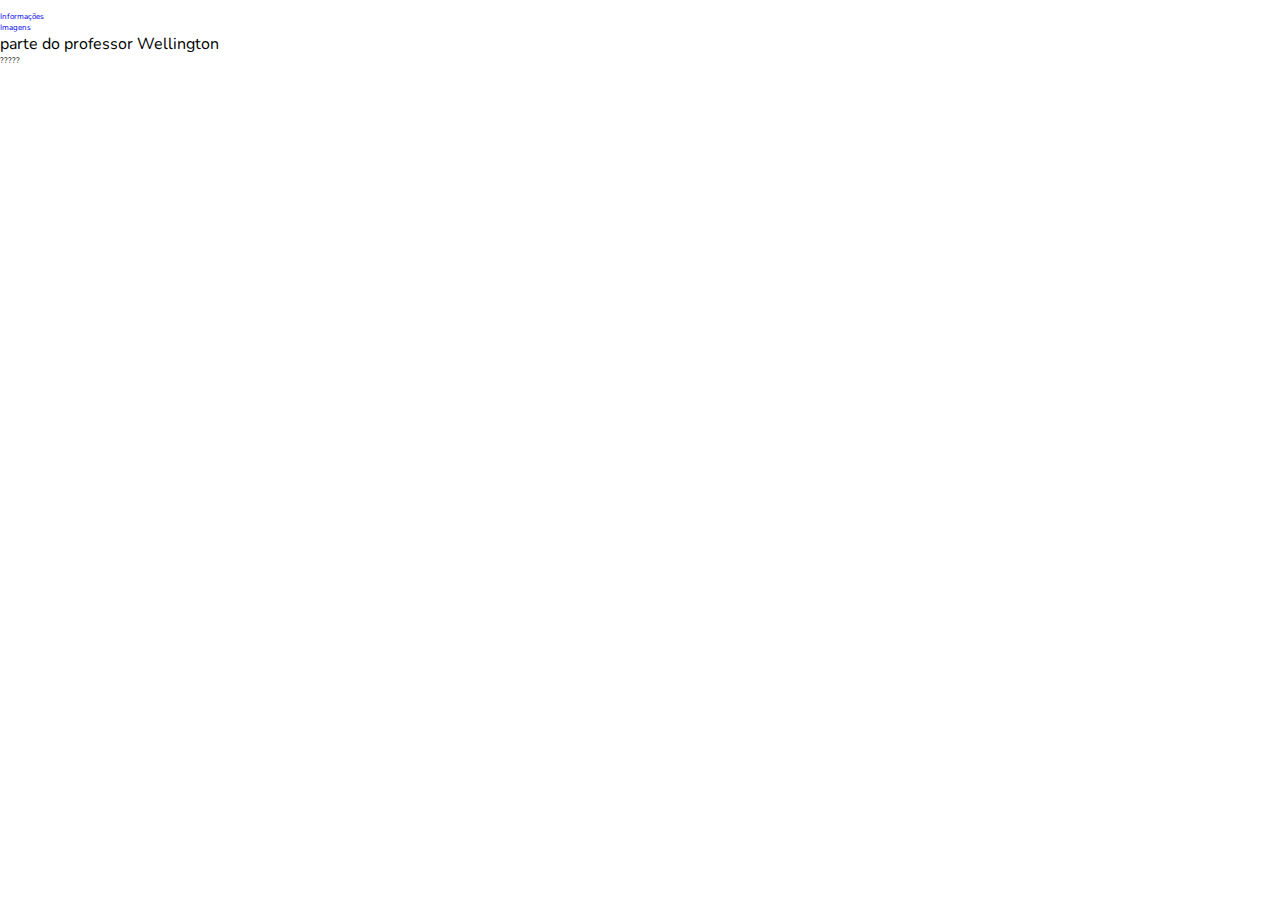
<file: imagens.html>
<html lang="pt=BR">
    <head>
        <meta charset="UTF-8">
        <title>imagens
        </title>
        <link rel="image icon" href="img/toad.png">
        <link rel="stylesheet" href="style.css">
    </head>
    <body>

        <nav id="menuairo">
            <ul>
                <li><a href="index.html" id="eclipse" clas="opt"> <img url=""><li><a href="informacoes.html" class="opt">Informações</a></li>
                <li><a href="imagens.html" class="opt">Imagens</a></li>
                
            </ul>
        </nav>
        <h1> parte do professor Wellington </h1>
        <p><label>?????</label></p>
       
    </body>
 </html>
</file>
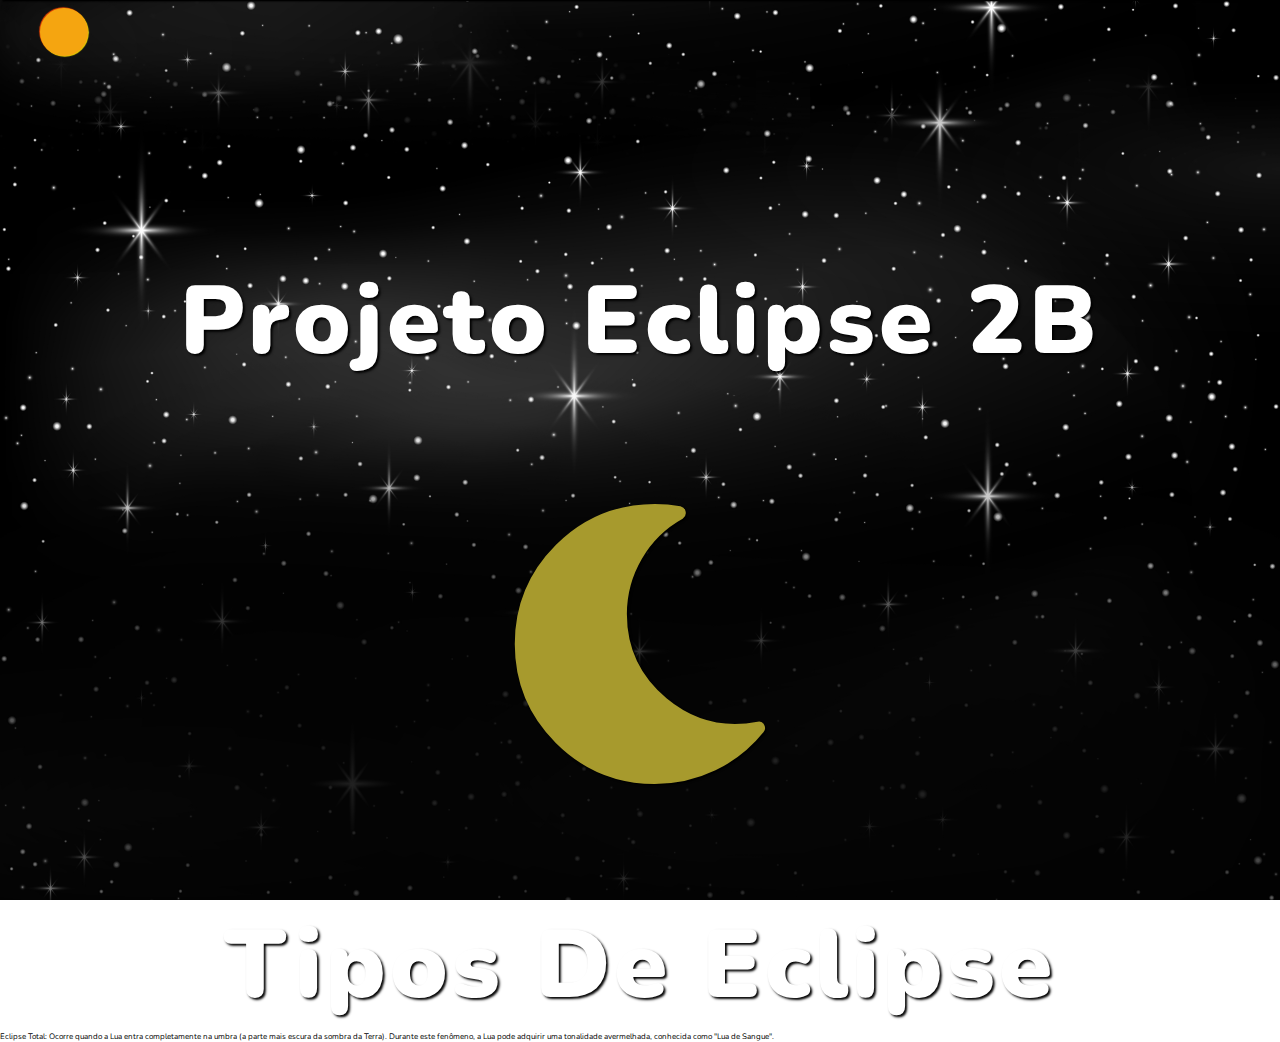
<file: public/conteudo_1.html>
<!DOCTYPE html>
<html lang="en">

<head>
    <meta charset="UTF-8">
    <meta name="viewport" content="width=device-width, initial-scale=1.0">
    <title>ECLIPSE</title>
    <link rel="stylesheet" href="style.css">
    <link rel="stylesheet" href="https://cdnjs.cloudflare.com/ajax/libs/font-awesome/5.15.1/css/all.min.css">
</head>
<body>
    <nav class="navbar target">
        <a href="#" class="navbar-link">
            <i class="fas fa-home"></i>
            <span>Home</span>
        </a>
        <a href="#" class="navbar-link">
            <i class="fas fa-moon"></i>
            <span>Fases da Lua</span>
        </a>
        <a href="#" class="navbar-link">
            <i class="fas fa-image"></i>
            <span>Galeria</span>
        </a>
        <a href="#" class="navbar-link">
            <i class="fas fa-palette"></i>
            <span>Desenvolvimento</span>
        </a>
        <a href="#" class="navbar-link">
            <i class="fas fa-envelope"></i>
            <span>Contatos</span>
        </a>
    </nav>
    <div class="menu target"></div>

    <div class="container">
        <section class="section-1">
            <h1 class="section-heading">Projeto Eclipse 2B</h1>
            <div class="section-1-icons">
                <i class="change fas fa-moon"></i>
                <i class="fas fa-cloud-moon"></i>
                <i class="fas fa-sun"></i>
                <i class="fas fa-cloud-sun"></i>
                <i class="fas fa-star"></i>
                <i class="fas fa-moon"></i>
                <i class="fas fa-cloud-moon"></i>
                <i class="fas fa-sun"></i>
                <i class="fas fa-cloud-sun"></i>
                <i class="fas fa-star"></i>
            </div>
        </section>
        <script src="script.js"></script>
        <section class="TiposEclipsesLu">
        <h1 class="section-heading">Tipos de Eclipse</h1>
            <p>Eclipse Total: Ocorre quando a Lua entra completamente na umbra (a parte mais escura da sombra da Terra). Durante este fenômeno, a Lua pode adquirir uma tonalidade avermelhada, conhecida como "Lua de Sangue".
              </p>

            
        </section>

</body>
</file>
<file: style.css>
@import url("https://fonts.googleapis.com/css2?family=Nunito:wght@200;300;400;600;700;800;900&display=swap");
@import url('https://fonts.googleapis.com/css2?family=Nunito+Sans:ital,opsz,wght@0,6..12,200..1000;1,6..12,200..1000&display=swap');

* {
  margin: 0;
  padding: 0;
  box-sizing: border-box;
  text-decoration: none;
  outline: none;
  font-family: "Nunito", sans-serif;
  font-weight: 400;
}

html {
  font-size: 62.5%;
}

.section-heading {
  font-size: 12rem;
  font-weight: 900;
  color: #fff;
  text-align: center;
  text-transform: capitalize;
  letter-spacing: 0.5rem;
  text-shadow: 0.3rem 0.3rem 0.3rem #000;
}


.navbar {
  width: 100%;
  height: 14rem;
  background-color: #000;
  position: fixed;
  top: -14rem;
  z-index: 150;
  display: flex;
  justify-content: center;
  align-items: center;
  box-shadow: 0.2rem 0.2rem 0.2rem #000000;
  transition: top 0.4s;
  background-image: url('./images/matiasbonito.jpg');
  background-size: cover;
  background-position: center;
}

.navbar.change {
  top: 0;
  transition: top 0.4s 0.2s;
}

.navbar-link {
  color: #aaa;
  margin: 0 4rem;
  display: flex;
  flex-direction: column;
  justify-content: center;
  align-items: center;
  opacity: 0;
  transition: color 0.3s, opacity 2s;
}

.change .navbar-link {
  opacity: 1;
  font-size: 3vw;
}

.change .navbar-link:nth-child(1) {
  transition: opacity 0.4s 0.5s, color 0.3s;
}

.change .navbar-link:nth-child(2) {
  transition: opacity 0.4s 0.6s, color 0.3s;
}

.change .navbar-link:nth-child(3) {
  transition: opacity 0.4s 0.7s, color 0.3s;
}

.change .navbar-link:nth-child(4) {
  transition: opacity 0.4s 0.8s, color 0.3s;
}

.change .navbar-link:nth-child(5) {
  transition: opacity 0.4s 0.9s, color 0.3s;
}

.navbar-link:hover {
  color: #fff;
}

.navbar-link i {
  font-size: 10vw;
  transition: font-size 0.3s ease-in-out;
}

.navbar-link span {
  font-size: 3vw;
  font-weight: 900;
  letter-spacing: 0.1rem;
  margin-top: 1rem;
  transition: font-size 0.3s ease-in-out, letter-spacing 0.3s ease-in-out;
}

@media (max-width: 768px) {
  .navbar {
    height: 10rem;
  }

  .navbar-link {
    margin: 0 2rem;
  }

  .change .navbar-link {
    font-size: 6vw;
  }

  .navbar-link i {
    font-size: 12vw;
  }

  .navbar-link span {
    font-size: 5vw;
  }
}

.menu {
  width: 6rem;
  height: 6rem;
  background-color: #f5a510;
  position: fixed;
  top: 1rem;
  left: 5rem;
  border-radius: 30rem 30rem 30rem 30rem;
  box-shadow: 0.1rem 0.1rem 0.1rem #e6cf02, -0.1rem -0.1rem 0.1rem #e64303;
  cursor: pointer;
  z-index: 100;
  transition: top 0.4s 0.2s;
}

.menu.change {
  top: 15rem;
  transition: top 0.4s;
}

.menu::before {
  content: "";
  width: 0.3rem;
  height: 15rem;
  background-color: #0000;
  position: absolute;
  top: -15rem;
  left: calc(50% - 0.15rem);
  box-shadow: 0.1rem 0rem 0.1rem #0000;
}

.contOneTxt {
  font-size:2rem;
  color: #fff;
}

.section-1 {
  width: 100%;
  height: 100vh;
  background-image: url('./images/fundo_1123.jpg');
  background-size: cover;
  display: flex;
  flex-direction: column;
  align-items: center;
  justify-content: space-evenly;
}

.section-1-icons i {
  font-size: 35rem;
  color: #a79a2d;
  position: absolute;
  transform: translate(-50%, -50%) scale(0);
  text-shadow: 0.2rem 0.2rem 0.2rem #000;
  transition: transform 0.3s;
}

.section-1-icons i.change {
  transform: translate(-50%, -50%) scale(1);
  transition: transform 0.3s 0.3s;
}


.section-2 {
  width: 100%;
  height: 100vh;
  background-color: #222;
  display: flex;
  flex-direction: column;
  justify-content: space-between;
  padding: 10rem 0;
}

.section-5 {
  width: 100%;
  height: 100vh;
  background-color: #222;
  display: flex;
  flex-direction: column;
  justify-content: space-between;
  padding: 10rem 0;
  color: #fff;
  font-size: 2rem;
}

.section-7 {
  width: 100%;
  height: 100vh;
  background-color: #222;
  display: flex;
  flex-direction: column;
  justify-content: space-between;
  padding: 10rem 0;
  color: #fff;
  font-size: 2rem;
}

.cards-container {
  display: flex;
  justify-content: space-evenly;
}

.card-wrapper {
  perspective: 1000rem;
}

.card {
  width: 30rem;
  background-color: #a79a2d;
  padding: 4rem;
  display: flex;
  flex-direction: column;
  justify-content: space-between;
  align-items: center;
  text-align: center;
  box-shadow: 1rem 1rem 1rem #000;
  position: relative;
  transform: rotateY(20deg) skewX(-2deg);
  transition: transform 0.5s, box-shadow 0.5s;
}

.card:hover {
  transform: rotateY(20deg) skewX(-2deg) translateY(-3rem);
  box-shadow: 2rem 2rem 2rem #000;
}

.card::before {
  content: "";
  height: 100%;
  width: 1rem;
  background-color: #817824;
  position: absolute;
  top: 0;
  left: -1rem;
  transform: skewY(45deg);
  transform-origin: right;
  box-shadow: -0.1rem -0.1rem 0.1rem #000;
}

.card::after {
  content: "";
  width: 100%;
  height: 1rem;
  background-color: #8f8317;
  position: absolute;
  top: -1rem;
  left: 0;
  transform: skewX(45deg);
  transform-origin: bottom;
  box-shadow: -0.1rem -0.1rem 0.1rem #000;
}

.card-img {
  width: 100%;
}

.card-name {
  font-size: 3rem;
  font-weight: 900;
  text-transform: uppercase;
  letter-spacing: 0.5rem;
  color: #111;
  margin: 2rem 0;
  text-shadow: 0.15rem 0.15rem 0.15rem #000;
}

.card-btn {
  width: 70%;
  background-color: #111;
  color: #888;
  border-radius: 5rem;
  font-size: 1.5rem;
  font-weight: 800;
  letter-spacing: 0.2rem;
  text-transform: capitalize;
  border: none;
  padding: 0.5rem 0;
  cursor: pointer;
  box-shadow: -0.2rem -0.2rem 0.2rem #000;
}

.Abrida {
  width: 70%;
  background-color: #111;
  color: #888;
  border-radius: 5rem;
  font-size: 1.5rem;
  font-weight: 800;
  letter-spacing: 0.2rem;
  text-transform: capitalize;
  border: none;
  padding: 0.5rem 0;
  cursor: pointer;
  box-shadow: -0.2rem -0.2rem 0.2rem #000;
  font-family: nunito;
}
.section-3 {
  background-color: #333;
  padding: 5rem 0;
}

.gallery {
  display: flex;
  flex-wrap: wrap;
  align-items: center;
  justify-content: space-evenly;
  margin-top: 10rem;
}

.gallery-link {
  position: relative;
  margin: 4rem 1rem;
}

.gallery-link::before {
  content: "";
  position: absolute;
  top: 2vw;
  left: 80%;
  width: 0.2rem;
  height: 0;
  background-color: #fff;
  z-index: 10;
  transition: height 0.5s;
}

.gallery-link::after {
  content: "";
  position: absolute;
  top: 30%;
  left: 2rem;
  width: 0;
  height: 0.2rem;
  background-color: #fff;
  transition: width 0.5s;
}

.gallery-link:hover::before {
  height: 80%;
}

.gallery-link:hover::after {
  width: 90%;
}

.eclipse-img {
  width: 24vw;
  height: 15vw;
  object-fit: cover;
  box-shadow: 0.3rem 0.3rem 0.1rem #e92929, 0.5rem 0.5rem 0.1rem #a2e946,
    0.7rem 0.7rem 0.1rem #297ce9, 0.9rem 0.9rem 0.1rem #e92999;
  transition: all 0.5s;
}

.gallery-link:hover .eclipse-img {
  box-shadow: 1rem 1rem 0.1rem #e92929, 2rem 2rem 0.1rem #a2e946,
    3rem 3rem 0.1rem #297ce9, 4rem 4rem 0.1rem #e92999;
  transform: scale(1.1);
  filter: blur(0.5rem);
  opacity: 0.5;
}

.eclipse-name {
  position: absolute;
  top: 3rem;
  left: 3rem;
  font-size: 2rem;
  font-weight: 700;
  text-transform: uppercase;
  letter-spacing: 0.1rem;
  color: #fff;
  width: 0;
  overflow: hidden;
  transition: width 0.3s;
}

.gallery-link:hover .eclipse-name {
  width: 100%;
  transition: width 1.5s 0.5s;
}

.descricao-trabalho {
  position: absolute;
  bottom: 3vw;
  left: 2rem;
  width: 70%;
  font-size: 1.5rem;
  font-weight: 300;
  letter-spacing: 0.1rem;
  text-transform: uppercase;
  color: #fff;
  opacity: 0;
  visibility: hidden;
  transition: opacity 0.3s;
}

.gallery-link:hover .descricao-trabalho {
  opacity: 1;
  visibility: visible;
  transition: opacity 1s 1s;
}


.section-4 {
  width: 100%;
  height: 30vh;
  background-color: #222;
  display: flex;
  justify-content: space-around;
  padding: 3rem 0;
  position: relative;
  align-items: flex-start;
}

.section-4-text {
  text-transform: uppercase;
  text-align: center;
}

.section-4-heading {
  font-size: 4rem;
  font-weight: 900;
  color: #a79a2d;
}

.section-4-paragraph {
  font-size: 1.5rem;
  color: #888;
}

.signup-form {
  display: flex;
  align-items: center;
}

.signup-form-input {
  width: 35rem;
  height: 5rem;
  padding: 1rem;
  border: 0.2rem solid #a79a2d;
  font-size: 1.6rem;
  font-weight: 700;
  letter-spacing: 0.1rem;
  color: #a79a2d;
}

.signup-form-input::placeholder {
  color: #a79a2d;
}

.signup-form-btn {
  position: relative;
  left: -4.5rem;
  width: 4rem;
  height: 4rem;
  background-color: #333;
  color: #a79a2d;
  border: none;
  font-size: 1.8rem;
  cursor: pointer;
}

.copyright {
  position: absolute;
  bottom: 3rem;
  font-size: 1.7rem;
  font-weight: 200;
  color: #eee;
  letter-spacing: 0.1rem;
  border-top: 0.1rem solid #888;
  padding-top: 6rem;
  width: 100%;
  text-align: center;
}


@media (max-width: 1400px) {
  html {
    font-size: 50%;
  }

  .section-2 {
    height: auto;
  }

  .section-5 {
    height: auto;
  }

  .cards-container {
    margin-top: 10rem;
  }

  .gallery-link {
    width: 40rem;
    height: 25rem;
    margin: 5rem;
  }

  .eclipse-img {
    width: 100%;
    height: 100%;
  }
}

@media (max-width: 1000px) {
  .section-heading {
    font-size: 9rem;
    margin: 0 5rem;
  }

  .section-1-icons i {
    font-size: 25rem;
  }

  .cards-container {
    flex-wrap: wrap;
  }

  .card {
    margin: 5rem;
  }

  .section-4 {
    height: 30rem;
  }
}

@media (max-width: 900px) {
  .navbar-link {
    margin: 2rem;
  }

  .navbar-link i {
    font-size: 4rem;
  }

  .navbar-link span {
    font-size: 2rem;
  }
}

@media (max-width: 700px) {
  .section-heading {
    font-size: 7rem;
    margin: 0 10rem;
  }

  .section-1-icons i {
    font-size: 20rem;
  }

  .menu {
    left: 2rem;
  }

  .section-4 {
    height: 40rem;
    flex-direction: column;
    justify-content: flex-start;
    align-items: center;
  }

  .section-4-text {
    margin-bottom: 8rem;
  }
}

@media (max-width: 550px) {
  html {
    font-size: 40%;
  }

  .navbar-link {
    margin: 0 0.7rem;
  }
}

.section-6 {
  background-color: #333;
  color: #fff;
}

/* Estilo do backdrop (fundo borrado) */
.backdrop {
  z-index: 3;
  position: fixed;
  top: 0;
  left: 0;
  width: 100%;
  height: 100%;
  background-color: rgba(0, 0, 0, 0.5); /* Cor escura com transparência */
  display: none; /* Inicialmente oculto */
  justify-content: center;
  align-items: center;
  backdrop-filter: blur(10px); /* Efeito de desfoque no fundo */
}

/* Estilo do pop-up */
.popup {
  z-index: 4;
  color: rgb(226, 226, 226);
  font-size: 2rem;
  background-color: #333;
  padding: 20px;
  border-radius: 8px;
  width: 80%;
  max-width: 500px;
  box-shadow: 0 4px 10px rgba(0, 0, 0, 0.2);
  position: relative;
  overflow: hidden; /* Evita que qualquer conteúdo saia da caixa */
}

/* Estilo da navegação com setas */
.navigation {
  position: absolute;
  top: 50%;
  left: 0;
  right: 0;
  display: flex;
  justify-content: space-between;
  align-items: center;
  transform: translateY(-50%); /* Alinha verticalmente */
  padding: 0 20px; /* Adiciona um pequeno padding para afastar as setas das bordas */
  z-index: 1; /* Garante que as setas fiquem acima do conteúdo */
}

/* Estilo das setas */
.nav-arrow {
  background-color: transparent;
  border: none;
  font-size: 24px;
  cursor: pointer;
  color: black;
  transition: color 0.3s ease; /* Transição suave para a cor */
}

/* Estilo das páginas dentro do pop-up */
.popup-page {
  display: none; /* Inicialmente oculto */
  text-align: center;
}

.popup-page.active {
  display: block; /* Exibe a página ativa */
}

/* Estilo do botão de fechar */
#Fechada {
  padding: 10px 20px;
  font-size: 16px;
  cursor: pointer;
  background-color: red;
  color: white;
  border: none;
  border-radius: 5px;
  position: absolute;
  top: 10px;
  right: 10px;
}
</file>
<file: public/style.css>
@import url("https://fonts.googleapis.com/css2?family=Nunito:wght@200;300;400;600;700;800;900&display=swap");


* {
  margin: 0;
  padding: 0;
  box-sizing: border-box;
  text-decoration: none;
  outline: none;
  font-family: "Nunito", sans-serif;
  font-weight: 400;
}

html {
  font-size: 62.5%;
}

.section-heading {
  font-size: 12rem;
  font-weight: 900;
  color: #fff;
  text-align: center;
  text-transform: capitalize;
  letter-spacing: 0.5rem;
  text-shadow: 0.3rem 0.3rem 0.3rem #000;
}


.navbar {
  width: 100%;
  height: 14rem;
  background-color: #000;
  position: fixed;
  top: -14rem;
  z-index: 150;
  display: flex;
  justify-content: center;
  align-items: center;
  box-shadow: 0.2rem 0.2rem 0.2rem #000000;
  transition: top 0.4s;
  background-image: url('./images/matiasbonito.jpg');
  background-size: cover;
  background-position: center;
}

.navbar.change {
  top: 0;
  transition: top 0.4s 0.2s;
}

.navbar-link {
  color: #aaa;
  margin: 0 4rem;
  display: flex;
  flex-direction: column;
  justify-content: center;
  align-items: center;
  opacity: 0;
  transition: color 0.3s, opacity 2s;
}

.change .navbar-link {
  opacity: 1;
  font-size: 3vw;
}

.change .navbar-link:nth-child(1) {
  transition: opacity 0.4s 0.5s, color 0.3s;
}

.change .navbar-link:nth-child(2) {
  transition: opacity 0.4s 0.6s, color 0.3s;
}

.change .navbar-link:nth-child(3) {
  transition: opacity 0.4s 0.7s, color 0.3s;
}

.change .navbar-link:nth-child(4) {
  transition: opacity 0.4s 0.8s, color 0.3s;
}

.change .navbar-link:nth-child(5) {
  transition: opacity 0.4s 0.9s, color 0.3s;
}

.navbar-link:hover {
  color: #fff;
}

.navbar-link i {
  font-size: 10vw;
  transition: font-size 0.3s ease-in-out;
}

.navbar-link span {
  font-size: 3vw;
  font-weight: 900;
  letter-spacing: 0.1rem;
  margin-top: 1rem;
  transition: font-size 0.3s ease-in-out, letter-spacing 0.3s ease-in-out;
}

@media (max-width: 768px) {
  .navbar {
    height: 10rem;
  }

  .navbar-link {
    margin: 0 2rem;
  }

  .change .navbar-link {
    font-size: 6vw;
  }

  .navbar-link i {
    font-size: 12vw;
  }

  .navbar-link span {
    font-size: 5vw;
  }
}

.menu {
  width: 6rem;
  height: 6rem;
  background-color: #f5a510;
  position: fixed;
  top: 1rem;
  left: 5rem;
  border-radius: 30rem 30rem 30rem 30rem;
  box-shadow: 0.1rem 0.1rem 0.1rem #e6cf02, -0.1rem -0.1rem 0.1rem #e64303;
  cursor: pointer;
  z-index: 100;
  transition: top 0.4s 0.2s;
}

.menu.change {
  top: 15rem;
  transition: top 0.4s;
}

.menu::before {
  content: "";
  width: 0.3rem;
  height: 15rem;
  background-color: #0000;
  position: absolute;
  top: -15rem;
  left: calc(50% - 0.15rem);
  box-shadow: 0.1rem 0rem 0.1rem #0000;
}

.section-1 {
  width: 100%;
  height: 100vh;
  background-image: url('./images/fundo_1123.jpg');
  background-size: cover;
  display: flex;
  flex-direction: column;
  align-items: center;
  justify-content: space-evenly;
}

.section-1-icons i {
  font-size: 35rem;
  color: #a79a2d;
  position: absolute;
  transform: translate(-50%, -50%) scale(0);
  text-shadow: 0.2rem 0.2rem 0.2rem #000;
  transition: transform 0.3s;
}

.section-1-icons i.change {
  transform: translate(-50%, -50%) scale(1);
  transition: transform 0.3s 0.3s;
}


.section-2 {
  width: 100%;
  height: 100vh;
  background-color: #222;
  display: flex;
  flex-direction: column;
  justify-content: space-between;
  padding: 10rem 0;
}

.section-5 {
  width: 100%;
  height: 100vh;
  background-color: #222;
  display: flex;
  flex-direction: column;
  justify-content: space-between;
  padding: 10rem 0;
}

.cards-container {
  display: flex;
  justify-content: space-evenly;
}

.card-wrapper {
  perspective: 1000rem;
}

.card {
  width: 30rem;
  background-color: #a79a2d;
  padding: 4rem;
  display: flex;
  flex-direction: column;
  justify-content: space-between;
  align-items: center;
  box-shadow: 1rem 1rem 1rem #000;
  position: relative;
  transform: rotateY(20deg) skewX(-2deg);
  transition: transform 0.5s, box-shadow 0.5s;
}

.card:hover {
  transform: rotateY(20deg) skewX(-2deg) translateY(-3rem);
  box-shadow: 2rem 2rem 2rem #000;
}

.card::before {
  content: "";
  height: 100%;
  width: 1rem;
  background-color: #817824;
  position: absolute;
  top: 0;
  left: -1rem;
  transform: skewY(45deg);
  transform-origin: right;
  box-shadow: -0.1rem -0.1rem 0.1rem #000;
}

.card::after {
  content: "";
  width: 100%;
  height: 1rem;
  background-color: #8f8317;
  position: absolute;
  top: -1rem;
  left: 0;
  transform: skewX(45deg);
  transform-origin: bottom;
  box-shadow: -0.1rem -0.1rem 0.1rem #000;
}

.card-img {
  width: 100%;
}

.card-name {
  font-size: 3rem;
  font-weight: 900;
  text-transform: uppercase;
  letter-spacing: 0.5rem;
  color: #111;
  margin: 2rem 0;
  text-shadow: 0.15rem 0.15rem 0.15rem #000;
}

.card-btn {
  width: 70%;
  background-color: #111;
  color: #888;
  border-radius: 5rem;
  font-size: 1.5rem;
  font-weight: 800;
  letter-spacing: 0.2rem;
  text-transform: capitalize;
  border: none;
  padding: 0.5rem 0;
  cursor: pointer;
  box-shadow: -0.2rem -0.2rem 0.2rem #000;
}

.section-3 {
  background-color: #333;
  padding: 5rem 0;
}

.gallery {
  display: flex;
  flex-wrap: wrap;
  align-items: center;
  justify-content: space-evenly;
  margin-top: 10rem;
}

.gallery-link {
  position: relative;
  margin: 4rem 1rem;
}

.gallery-link::before {
  content: "";
  position: absolute;
  top: 2vw;
  left: 80%;
  width: 0.2rem;
  height: 0;
  background-color: #fff;
  z-index: 10;
  transition: height 0.5s;
}

.gallery-link::after {
  content: "";
  position: absolute;
  top: 30%;
  left: 2rem;
  width: 0;
  height: 0.2rem;
  background-color: #fff;
  transition: width 0.5s;
}

.gallery-link:hover::before {
  height: 80%;
}

.gallery-link:hover::after {
  width: 90%;
}

.eclipse-img {
  width: 24vw;
  height: 15vw;
  object-fit: cover;
  box-shadow: 0.3rem 0.3rem 0.1rem #e92929, 0.5rem 0.5rem 0.1rem #a2e946,
    0.7rem 0.7rem 0.1rem #297ce9, 0.9rem 0.9rem 0.1rem #e92999;
  transition: all 0.5s;
}

.gallery-link:hover .eclipse-img {
  box-shadow: 1rem 1rem 0.1rem #e92929, 2rem 2rem 0.1rem #a2e946,
    3rem 3rem 0.1rem #297ce9, 4rem 4rem 0.1rem #e92999;
  transform: scale(1.1);
  filter: blur(0.5rem);
  opacity: 0.5;
}

.eclipse-name {
  position: absolute;
  top: 3rem;
  left: 3rem;
  font-size: 2rem;
  font-weight: 700;
  text-transform: uppercase;
  letter-spacing: 0.1rem;
  color: #fff;
  width: 0;
  overflow: hidden;
  transition: width 0.3s;
}

.gallery-link:hover .eclipse-name {
  width: 100%;
  transition: width 1.5s 0.5s;
}

.descricao-trabalho {
  position: absolute;
  bottom: 3vw;
  left: 2rem;
  width: 70%;
  font-size: 1.5rem;
  font-weight: 300;
  letter-spacing: 0.1rem;
  text-transform: uppercase;
  color: #fff;
  opacity: 0;
  visibility: hidden;
  transition: opacity 0.3s;
}

.gallery-link:hover .descricao-trabalho {
  opacity: 1;
  visibility: visible;
  transition: opacity 1s 1s;
}


.section-4 {
  width: 100%;
  height: 30vh;
  background-color: #222;
  display: flex;
  justify-content: space-around;
  padding: 3rem 0;
  position: relative;
  align-items: flex-start;
}

.section-4-text {
  text-transform: uppercase;
  text-align: center;
}

.section-4-heading {
  font-size: 4rem;
  font-weight: 900;
  color: #a79a2d;
}

.section-4-paragraph {
  font-size: 1.5rem;
  color: #888;
}

.signup-form {
  display: flex;
  align-items: center;
}

.signup-form-input {
  width: 35rem;
  height: 5rem;
  padding: 1rem;
  border: 0.2rem solid #a79a2d;
  font-size: 1.6rem;
  font-weight: 700;
  letter-spacing: 0.1rem;
  color: #a79a2d;
}

.signup-form-input::placeholder {
  color: #a79a2d;
}

.signup-form-btn {
  position: relative;
  left: -4.5rem;
  width: 4rem;
  height: 4rem;
  background-color: #333;
  color: #a79a2d;
  border: none;
  font-size: 1.8rem;
  cursor: pointer;
}

.copyright {
  position: absolute;
  bottom: 3rem;
  font-size: 1.7rem;
  font-weight: 200;
  color: #eee;
  letter-spacing: 0.1rem;
  border-top: 0.1rem solid #888;
  padding-top: 6rem;
  width: 100%;
  text-align: center;
}


@media (max-width: 1400px) {
  html {
    font-size: 50%;
  }

  .section-2 {
    height: auto;
  }

  .section-5 {
    height: auto;
  }

  .cards-container {
    margin-top: 10rem;
  }

  .gallery-link {
    width: 40rem;
    height: 25rem;
    margin: 5rem;
  }

  .eclipse-img {
    width: 100%;
    height: 100%;
  }
}

@media (max-width: 1000px) {
  .section-heading {
    font-size: 9rem;
    margin: 0 5rem;
  }

  .section-1-icons i {
    font-size: 25rem;
  }

  .cards-container {
    flex-wrap: wrap;
  }

  .card {
    margin: 5rem;
  }

  .section-4 {
    height: 30rem;
  }
}

@media (max-width: 900px) {
  .navbar-link {
    margin: 2rem;
  }

  .navbar-link i {
    font-size: 4rem;
  }

  .navbar-link span {
    font-size: 2rem;
  }
}

@media (max-width: 700px) {
  .section-heading {
    font-size: 7rem;
    margin: 0 10rem;
  }

  .section-1-icons i {
    font-size: 20rem;
  }

  .menu {
    left: 2rem;
  }

  .section-4 {
    height: 40rem;
    flex-direction: column;
    justify-content: flex-start;
    align-items: center;
  }

  .section-4-text {
    margin-bottom: 8rem;
  }
}

@media (max-width: 550px) {
  html {
    font-size: 40%;
  }

  .navbar-link {
    margin: 0 0.7rem;
  }
}
</file>
